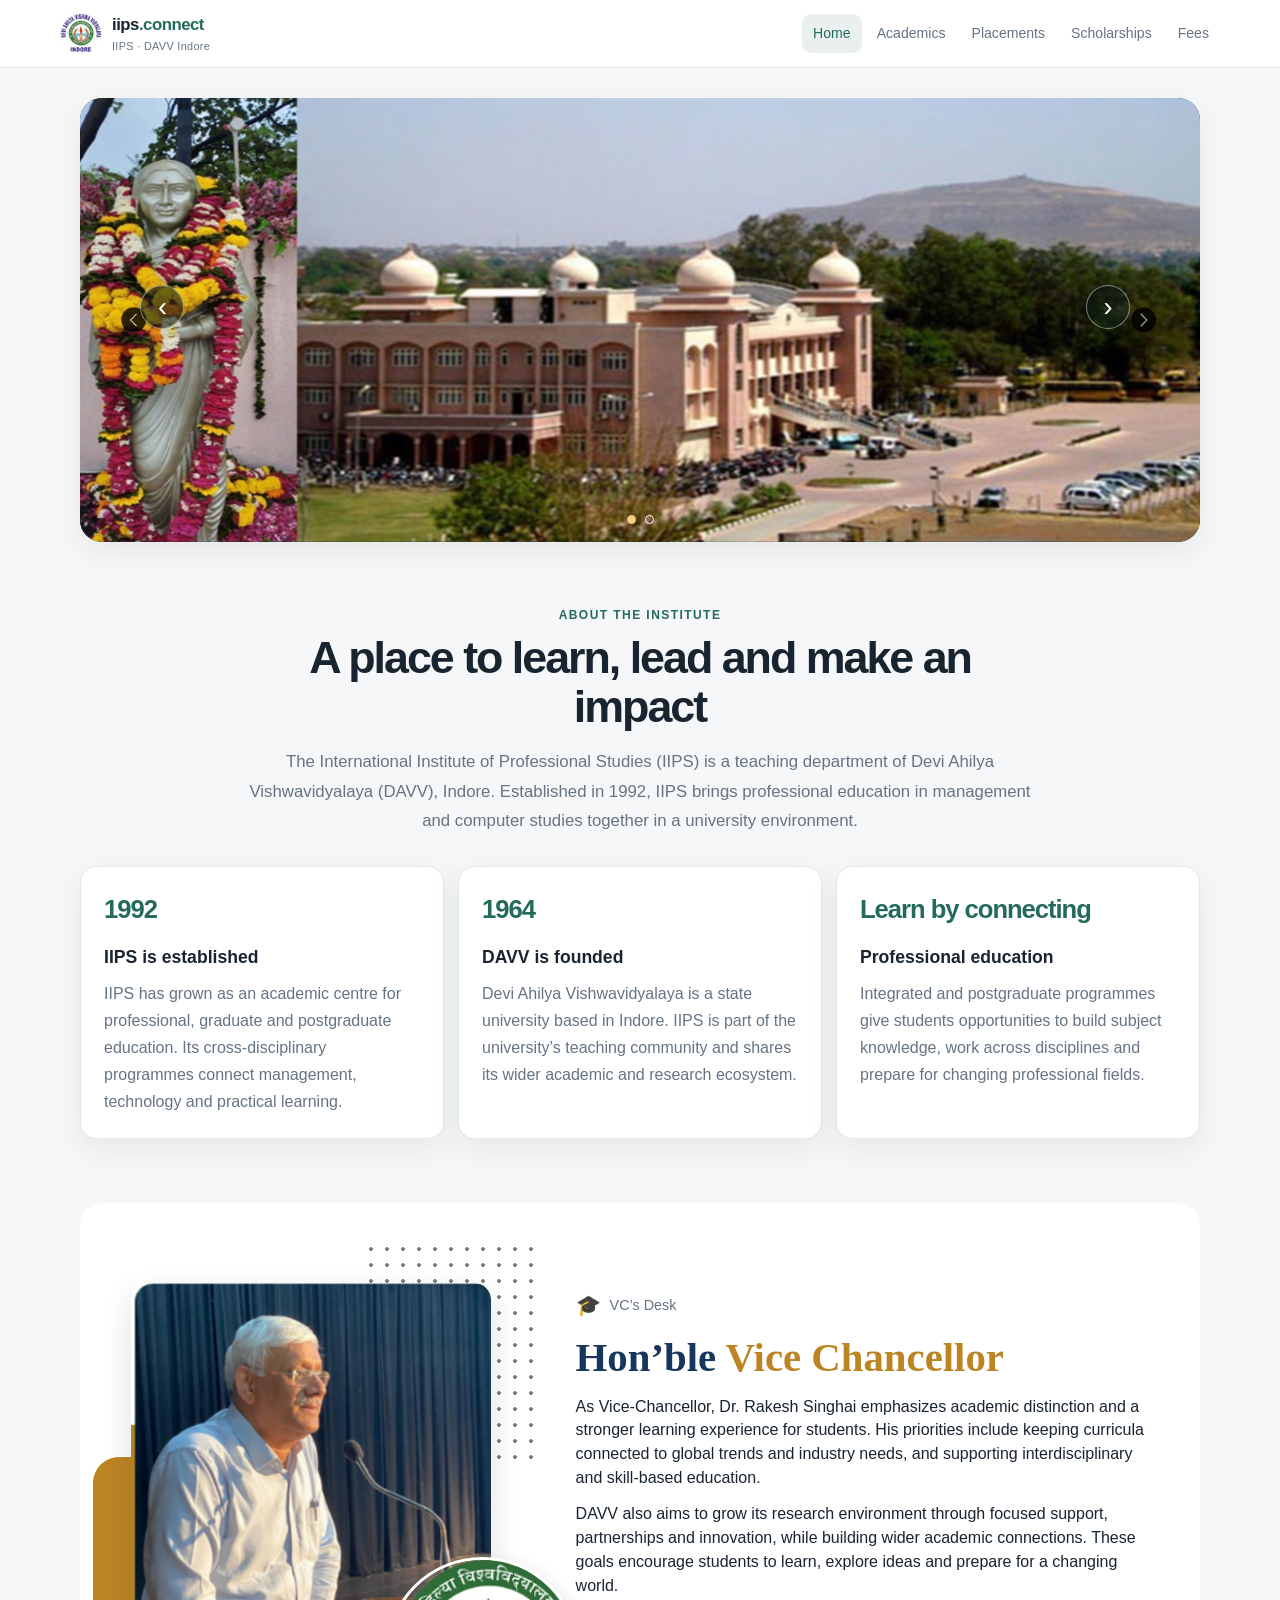
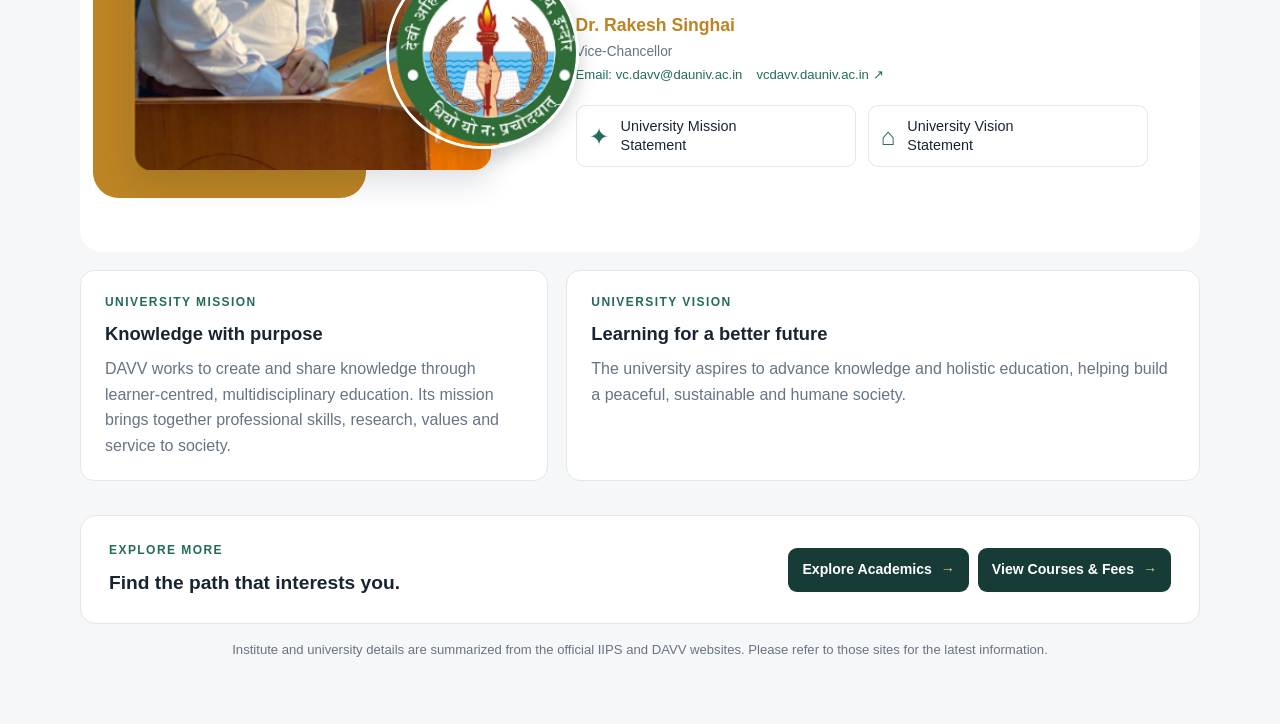
<file: about.html>
<!doctype html>
<html lang="en">
  <head>
    <meta charset="UTF-8" />
    <meta name="viewport" content="width=device-width, initial-scale=1" />
    <meta name="theme-color" content="#173c37" />
    <title>About IIPS &amp; DAVV | iips.connect</title>
    <link rel="stylesheet" href="style.css" />
    <script src="script.js" defer></script>
  </head>
  <body class="about-page">
    <header class="about-header">
      <a class="about-brand" href="index (1).html"><img src="image.png" alt="DAVV emblem" /> <span>iips<span>.connect</span><small>IIPS · DAVV Indore</small></span></a>
      <nav aria-label="About page navigation">
        <a href="index (1).html">Home</a>
        <a href="Academics.html">Academics</a>
        <a href="placement.html">Placements</a>
        <a href="workshop.html">Scholarships</a>
        <a href="fees.html">Fees</a>
      </nav>
    </header>

    <main class="about-main">
      <section class="about-carousel" aria-label="IIPS campus photographs" data-carousel>
        <div class="about-slide is-active" aria-hidden="false">
          <img src="davv-campus-carousel.png" alt="Devi Ahilya campus building and statue" />
        </div>
        <div class="about-slide" aria-hidden="true" inert>
          <img src="davv-event-carousel.png" alt="University leaders at an event with Tripura University" />
        </div>
        <button class="about-carousel-control previous" type="button" aria-label="Previous photo" data-carousel-prev>‹</button>
        <button class="about-carousel-control next" type="button" aria-label="Next photo" data-carousel-next>›</button>
        <div class="about-carousel-dots" role="group" aria-label="Choose a campus photo">
          <button type="button" aria-label="Show photo 1" aria-current="true" data-carousel-dot="0"></button>
          <button type="button" aria-label="Show photo 2" aria-current="false" data-carousel-dot="1"></button>
        </div>
      </section>

      <section class="about-intro" aria-labelledby="aboutTitle">
        <p class="eyebrow">About the institute</p>
        <h1 class="page-heading" id="aboutTitle">A place to learn, lead and make an impact</h1>
        <p class="about-lead">The International Institute of Professional Studies (IIPS) is a teaching department of Devi Ahilya Vishwavidyalaya (DAVV), Indore. Established in 1992, IIPS brings professional education in management and computer studies together in a university environment.</p>
      </section>

      <section class="about-facts" aria-label="About IIPS and DAVV">
        <article class="about-fact-card">
          <span class="about-fact-number">1992</span>
          <h2>IIPS is established</h2>
          <p>IIPS has grown as an academic centre for professional, graduate and postgraduate education. Its cross-disciplinary programmes connect management, technology and practical learning.</p>
        </article>
        <article class="about-fact-card">
          <span class="about-fact-number">1964</span>
          <h2>DAVV is founded</h2>
          <p>Devi Ahilya Vishwavidyalaya is a state university based in Indore. IIPS is part of the university’s teaching community and shares its wider academic and research ecosystem.</p>
        </article>
        <article class="about-fact-card">
          <span class="about-fact-number">Learn by connecting</span>
          <h2>Professional education</h2>
          <p>Integrated and postgraduate programmes give students opportunities to build subject knowledge, work across disciplines and prepare for changing professional fields.</p>
        </article>
      </section>

      <section class="about-vc" aria-labelledby="vcTitle">
        <div class="vc-photo-column">
          <div class="vc-portrait-wrap">
            <img class="vc-portrait" src="vc-rakesh-singhai.png" alt="Dr. Rakesh Singhai, Vice-Chancellor of DAVV" />
            <img class="vc-emblem" src="davv-emblem.png" alt="Devi Ahilya Vishwavidyalaya emblem" />
          </div>
        </div>
        <div class="about-vc-copy">
          <p class="vc-desk-label"><span aria-hidden="true">&#127891;</span> VC’s Desk</p>
          <h2 id="vcTitle">Hon’ble <span>Vice Chancellor</span></h2>
          <p>As Vice-Chancellor, Dr. Rakesh Singhai emphasizes academic distinction and a stronger learning experience for students. His priorities include keeping curricula connected to global trends and industry needs, and supporting interdisciplinary and skill-based education.</p>
          <p>DAVV also aims to grow its research environment through focused support, partnerships and innovation, while building wider academic connections. These goals encourage students to learn, explore ideas and prepare for a changing world.</p>
          <div class="vc-signature"><strong>Dr. Rakesh Singhai</strong><span>Vice-Chancellor</span><div><a href="mailto:vc.davv@dauniv.ac.in">Email: vc.davv@dauniv.ac.in</a><a href="https://vcdavv.dauniv.ac.in/" target="_blank" rel="noopener noreferrer">vcdavv.dauniv.ac.in ↗</a></div></div>
          <div class="vc-statement-links"><a href="#universityMission"><span aria-hidden="true">&#10022;</span>University Mission<br />Statement</a><a href="#universityVision"><span aria-hidden="true">&#8962;</span>University Vision<br />Statement</a></div>
        </div>
      </section>

      <section class="about-mission-vision" aria-label="University mission and vision">
        <article id="universityMission"><p class="eyebrow">University Mission</p><h2>Knowledge with purpose</h2><p>DAVV works to create and share knowledge through learner-centred, multidisciplinary education. Its mission brings together professional skills, research, values and service to society.</p></article>
        <article id="universityVision"><p class="eyebrow">University Vision</p><h2>Learning for a better future</h2><p>The university aspires to advance knowledge and holistic education, helping build a peaceful, sustainable and humane society.</p></article>
      </section>

      <section class="about-next" aria-label="Explore IIPS">
        <div><p class="eyebrow">Explore more</p><h2>Find the path that interests you.</h2></div>
        <div class="about-next-links"><a href="Academics.html">Explore Academics <span aria-hidden="true">→</span></a><a href="fees.html">View Courses &amp; Fees <span aria-hidden="true">→</span></a></div>
      </section>
      <p class="about-note">Institute and university details are summarized from the official IIPS and DAVV websites. Please refer to those sites for the latest information.</p>
    </main>
  </body>
</html>
</file>
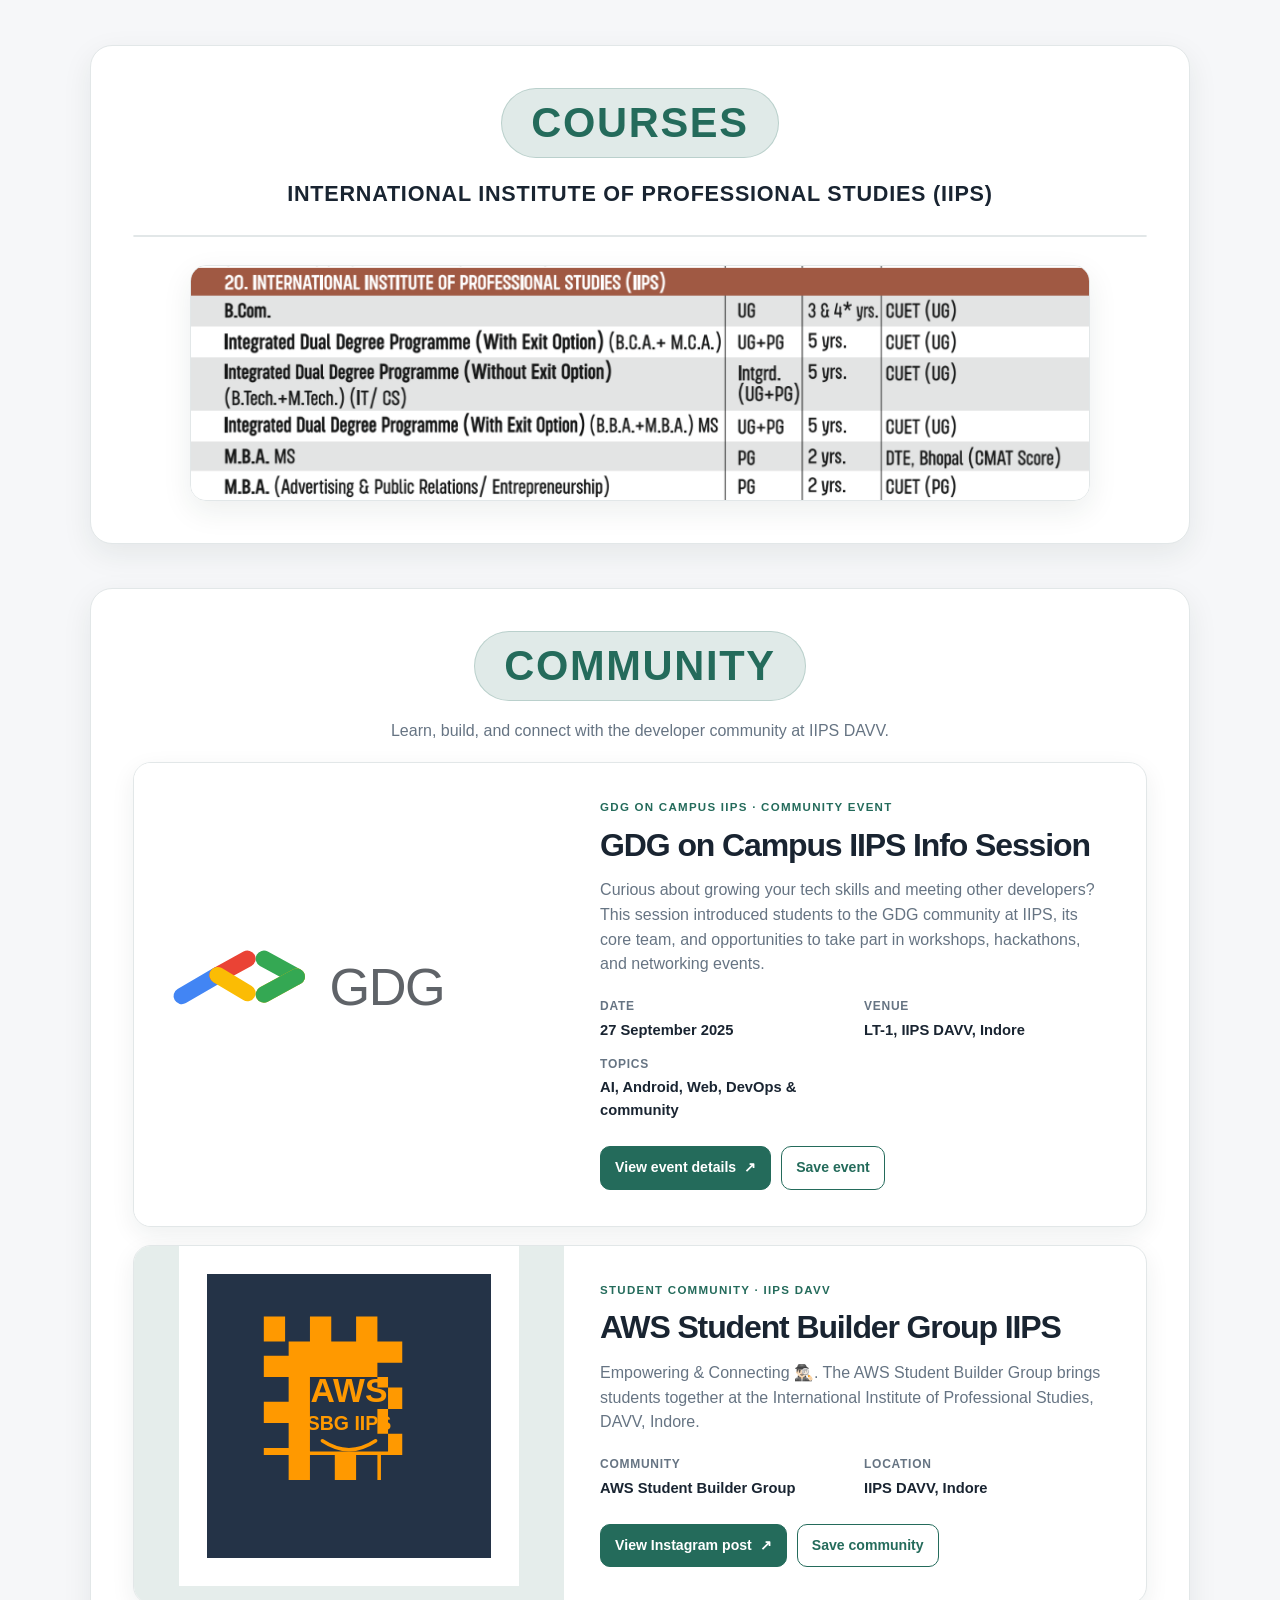
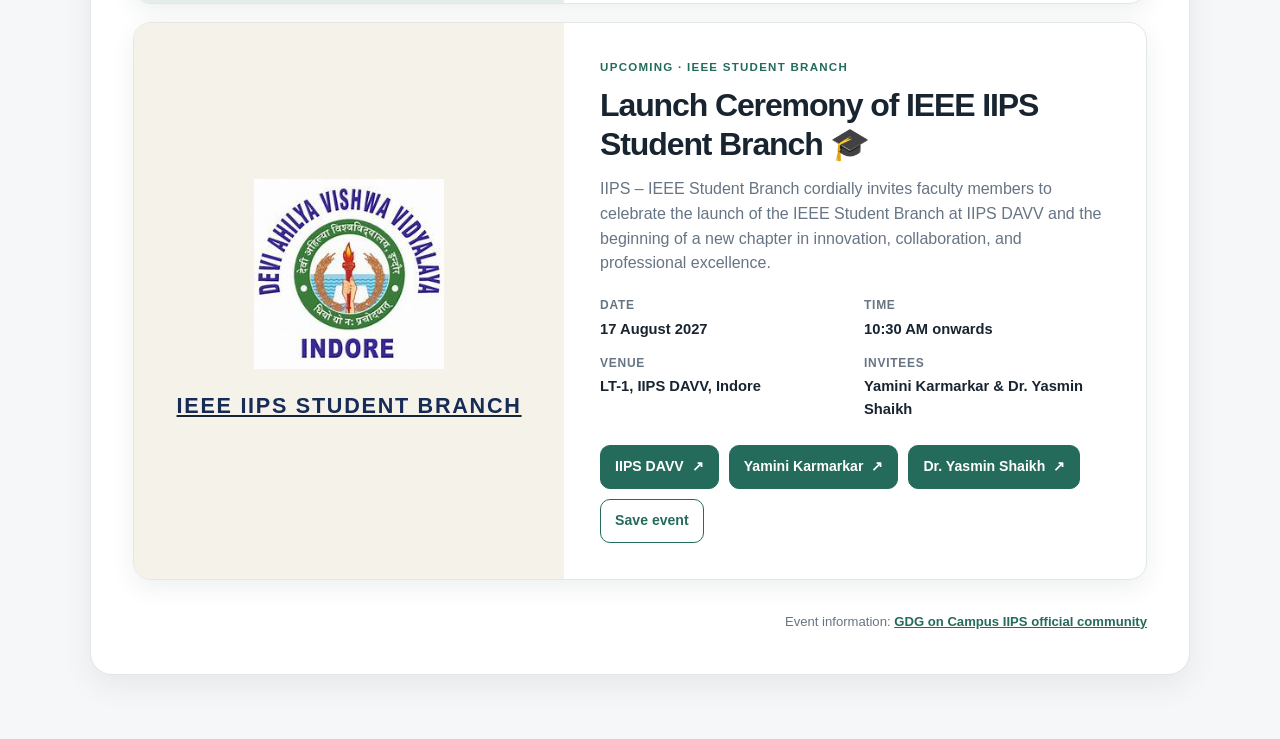
<file: Academics.html>
<!doctype html>
<html lang="en">
  <head>
    <meta charset="UTF-8" />
    <meta name="viewport" content="width=device-width, initial-scale=1" />
    <title>Academics &amp; Community | iips.connect</title>
    <link rel="stylesheet" href="style.css" />
    <script src="script.js" defer></script>
  </head>
  <body>
    <main class="academics-page">
      <section class="courses-container" aria-labelledby="coursesHeading">
        <h1 class="courses" id="coursesHeading"><span>COURSES</span></h1>
        <h2 class="institute-title">
          INTERNATIONAL INSTITUTE OF PROFESSIONAL STUDIES (IIPS)
        </h2>
        <div class="table-responsive">
          <table class="courses-table">
            <caption class="sr-only">IIPS courses</caption>
            <!-- Add course rows here when course information is available. -->
          </table>
        </div>
        <div class="course-image-wrapper">
          <img
            src="image123.png"
            alt="International Institute of Professional Studies campus"
            class="bottom-course-img"
          />
        </div>
      </section>

      <section class="courses-container community-section" aria-labelledby="communityHeading">
        <h2 class="courses" id="communityHeading"><span>COMMUNITY</span></h2>
        <p class="community-intro">
          Learn, build, and connect with the developer community at IIPS DAVV.
        </p>

        <article class="community-event" aria-labelledby="eventTitle">
          <a
            class="event-image-link"
            href="https://gdg.community.dev/events/details/google-gdg-on-campus-iips-international-institute-of-professional-studies-davv-indore-india-presents-info-session/"
            target="_blank"
            rel="noopener noreferrer"
            aria-label="Open the GDG Info Session event page"
          >
            <img
              class="event-image"
              src="gdg-logo.svg"
              alt="Google Developer Groups (GDG) logo"
              loading="lazy"
            />
          </a>
          <div class="event-content">
            <p class="event-kicker">GDG ON CAMPUS IIPS · COMMUNITY EVENT</p>
            <h3 id="eventTitle">GDG on Campus IIPS Info Session</h3>
            <p class="event-description">
              Curious about growing your tech skills and meeting other developers?
              This session introduced students to the GDG community at IIPS, its
              core team, and opportunities to take part in workshops, hackathons,
              and networking events.
            </p>
            <dl class="event-meta">
              <div><dt>Date</dt><dd>27 September 2025</dd></div>
              <div><dt>Venue</dt><dd>LT-1, IIPS DAVV, Indore</dd></div>
              <div><dt>Topics</dt><dd>AI, Android, Web, DevOps &amp; community</dd></div>
            </dl>
            <div class="event-actions">
              <a
                class="event-link"
                href="https://gdg.community.dev/events/details/google-gdg-on-campus-iips-international-institute-of-professional-studies-davv-indore-india-presents-info-session/"
                target="_blank"
                rel="noopener noreferrer"
              >
                View event details <span aria-hidden="true">↗</span>
              </a>
              <button class="event-save" type="button" data-event-save="gdg-iips-info-session" data-save-label="Save event" data-saved-label="Event saved ✓" aria-pressed="false">
                Save event
              </button>
            </div>
          </div>
        </article>
        <article class="community-event" aria-labelledby="awsTitle">
          <a
            class="event-image-link"
            href="https://www.instagram.com/aws_sbg_iips/p/DZZ9HpvNm4R/"
            target="_blank"
            rel="noopener noreferrer"
            aria-label="Open the AWS Student Builder Group IIPS Instagram post"
          >
            <img
              class="event-image aws-event-image"
              src="aws-sbg-logo.svg"
              alt="AWS Student Builder Group IIPS logo"
              loading="lazy"
            />
          </a>
          <div class="event-content">
            <p class="event-kicker">STUDENT COMMUNITY · IIPS DAVV</p>
            <h3 id="awsTitle">AWS Student Builder Group IIPS</h3>
            <p class="event-description">
              Empowering &amp; Connecting 🕵🏻‍♂️. The AWS Student Builder Group
              brings students together at the International Institute of
              Professional Studies, DAVV, Indore.
            </p>
            <dl class="event-meta">
              <div><dt>Community</dt><dd>AWS Student Builder Group</dd></div>
              <div><dt>Location</dt><dd>IIPS DAVV, Indore</dd></div>
            </dl>
            <div class="event-actions">
              <a
                class="event-link"
                href="https://www.instagram.com/aws_sbg_iips/p/DZZ9HpvNm4R/"
                target="_blank"
                rel="noopener noreferrer"
              >
                View Instagram post <span aria-hidden="true">↗</span>
              </a>
              <button class="event-save" type="button" data-event-save="aws-sbg-iips" data-save-label="Save community" data-saved-label="Community saved ✓" aria-pressed="false">
                Save community
              </button>
            </div>
          </div>
        </article>
        <article class="community-event ieee-event" aria-labelledby="ieeeTitle">
          <a
            class="event-image-link ieee-image-link"
            href="https://www.linkedin.com/school/iips-davv/"
            target="_blank"
            rel="noopener noreferrer"
            aria-label="Open the IIPS DAVV LinkedIn page"
          >
            <img
              class="event-image ieee-event-image"
              src="image.png"
              alt="Devi Ahilya Vishwavidyalaya emblem"
              loading="lazy"
            />
            <span class="ieee-image-caption">IEEE IIPS STUDENT BRANCH</span>
          </a>
          <div class="event-content">
            <p class="event-kicker">UPCOMING · IEEE STUDENT BRANCH</p>
            <h3 id="ieeeTitle">Launch Ceremony of IEEE IIPS Student Branch 🎓</h3>
            <p class="event-description">
              IIPS – IEEE Student Branch cordially invites faculty members to
              celebrate the launch of the IEEE Student Branch at IIPS DAVV and
              the beginning of a new chapter in innovation, collaboration, and
              professional excellence.
            </p>
            <dl class="event-meta">
              <div><dt>Date</dt><dd>17 August 2027</dd></div>
              <div><dt>Time</dt><dd>10:30 AM onwards</dd></div>
              <div><dt>Venue</dt><dd>LT-1, IIPS DAVV, Indore</dd></div>
              <div><dt>Invitees</dt><dd>Yamini Karmarkar &amp; Dr. Yasmin Shaikh</dd></div>
            </dl>
            <div class="event-actions">
              <a
                class="event-link"
                href="https://www.linkedin.com/school/iips-davv/"
                target="_blank"
                rel="noopener noreferrer"
              >
                IIPS DAVV <span aria-hidden="true">↗</span>
              </a>
              <a
                class="event-link ieee-profile-link"
                href="https://www.linkedin.com/in/yamini-karmarkar-a0988021/"
                target="_blank"
                rel="noopener noreferrer"
              >Yamini Karmarkar <span aria-hidden="true">↗</span></a>
              <a
                class="event-link ieee-profile-link"
                href="https://www.linkedin.com/in/dr-yasmin-shaikh-2523a7a/"
                target="_blank"
                rel="noopener noreferrer"
              >Dr. Yasmin Shaikh <span aria-hidden="true">↗</span></a>
              <button class="event-save" type="button" data-event-save="ieee-iips-launch-2027" data-save-label="Save event" data-saved-label="Event saved ✓" aria-pressed="false">
                Save event
              </button>
            </div>
          </div>
        </article>
        <p class="community-source">
          Event information:
          <a href="https://gdg.community.dev/gdg-on-campus-iips-international-institute-of-professional-studies-davv-indore-india/" target="_blank" rel="noopener noreferrer">GDG on Campus IIPS official community</a>
        </p>
      </section>
    </main>
  </body>
</html>
</file>
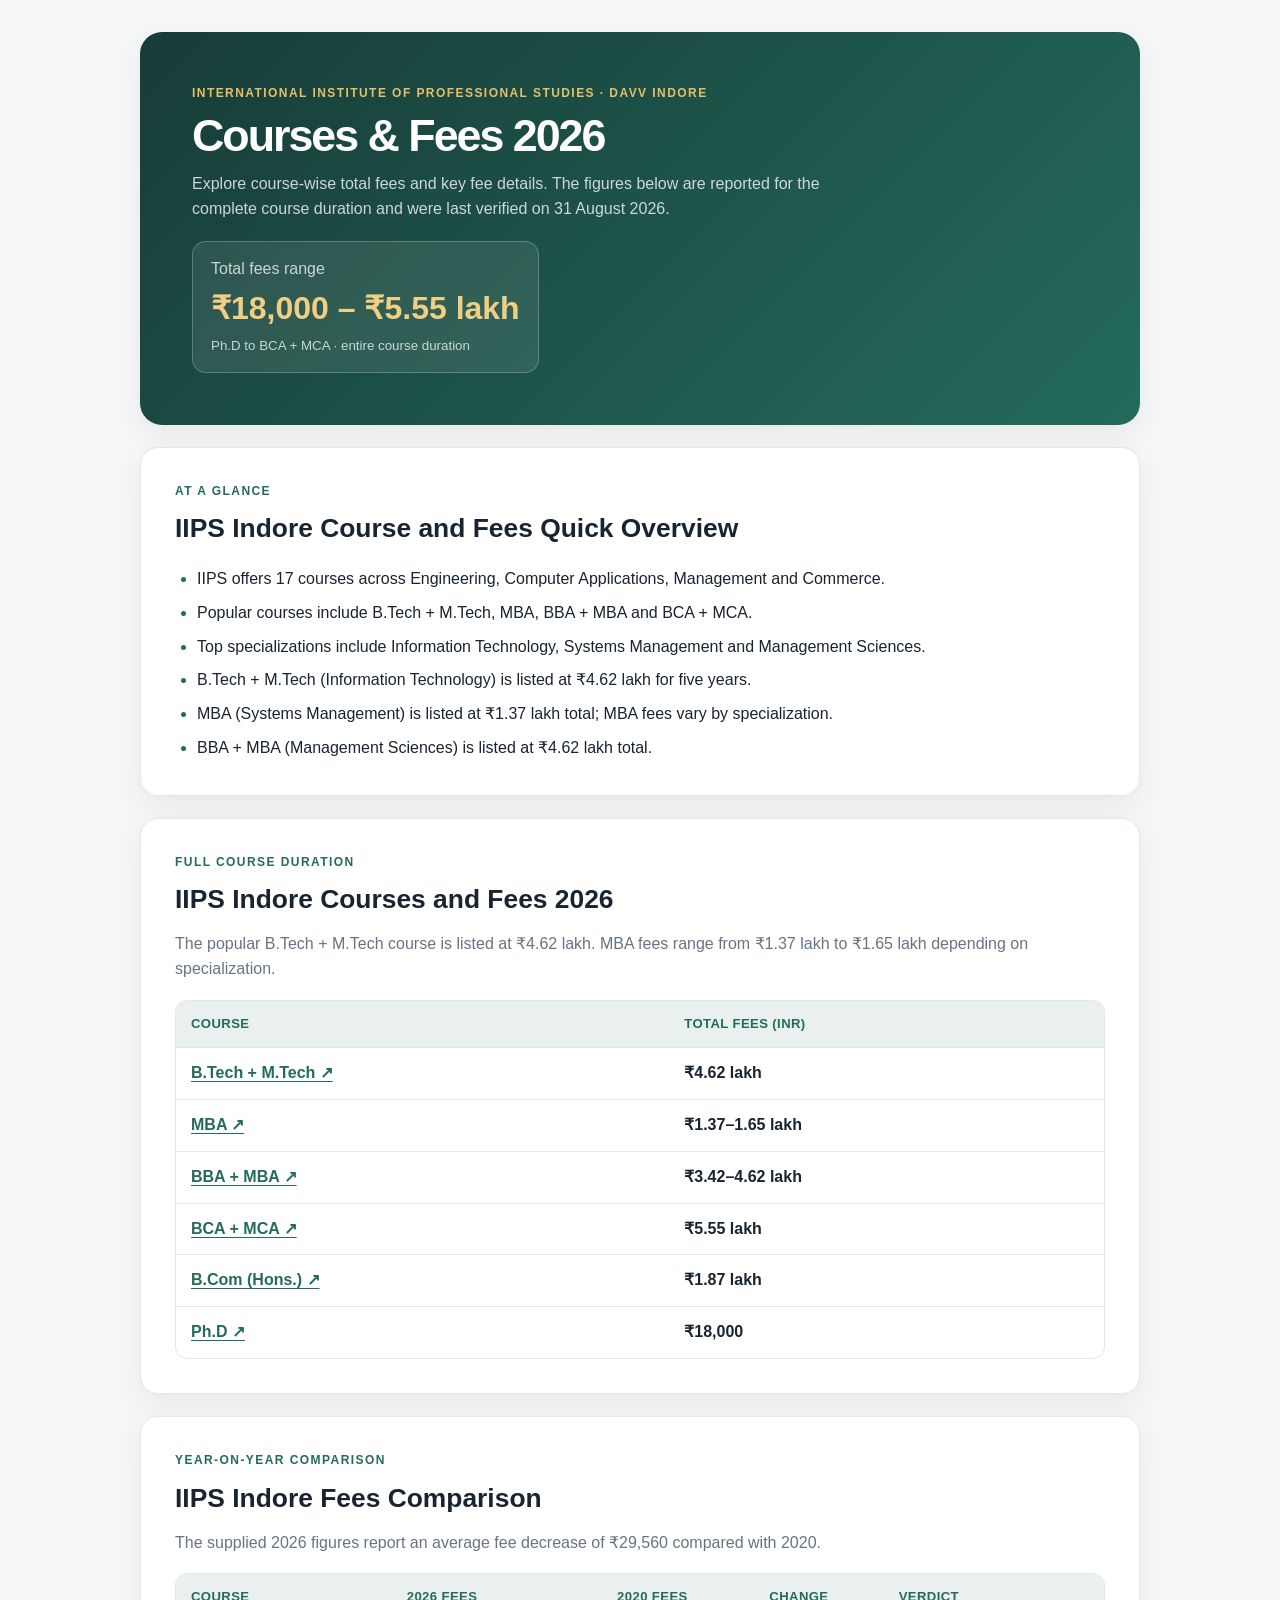
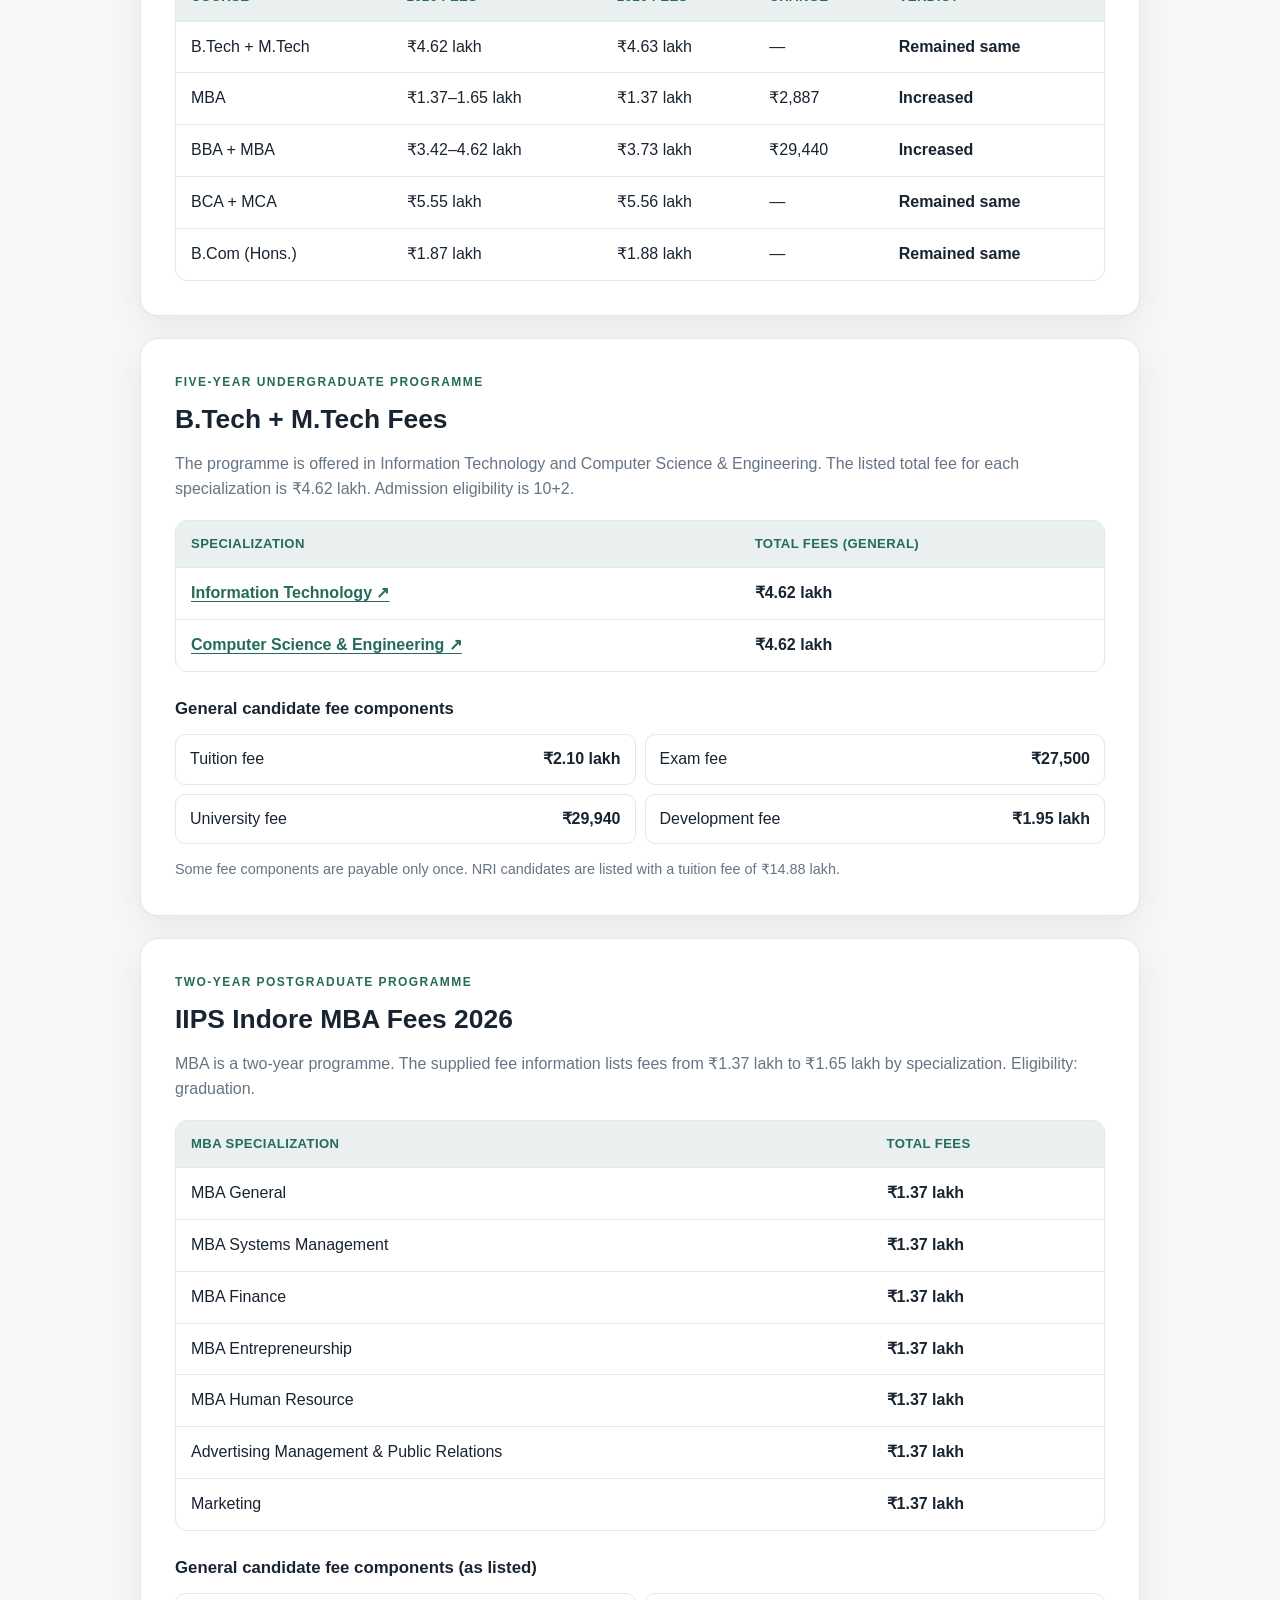
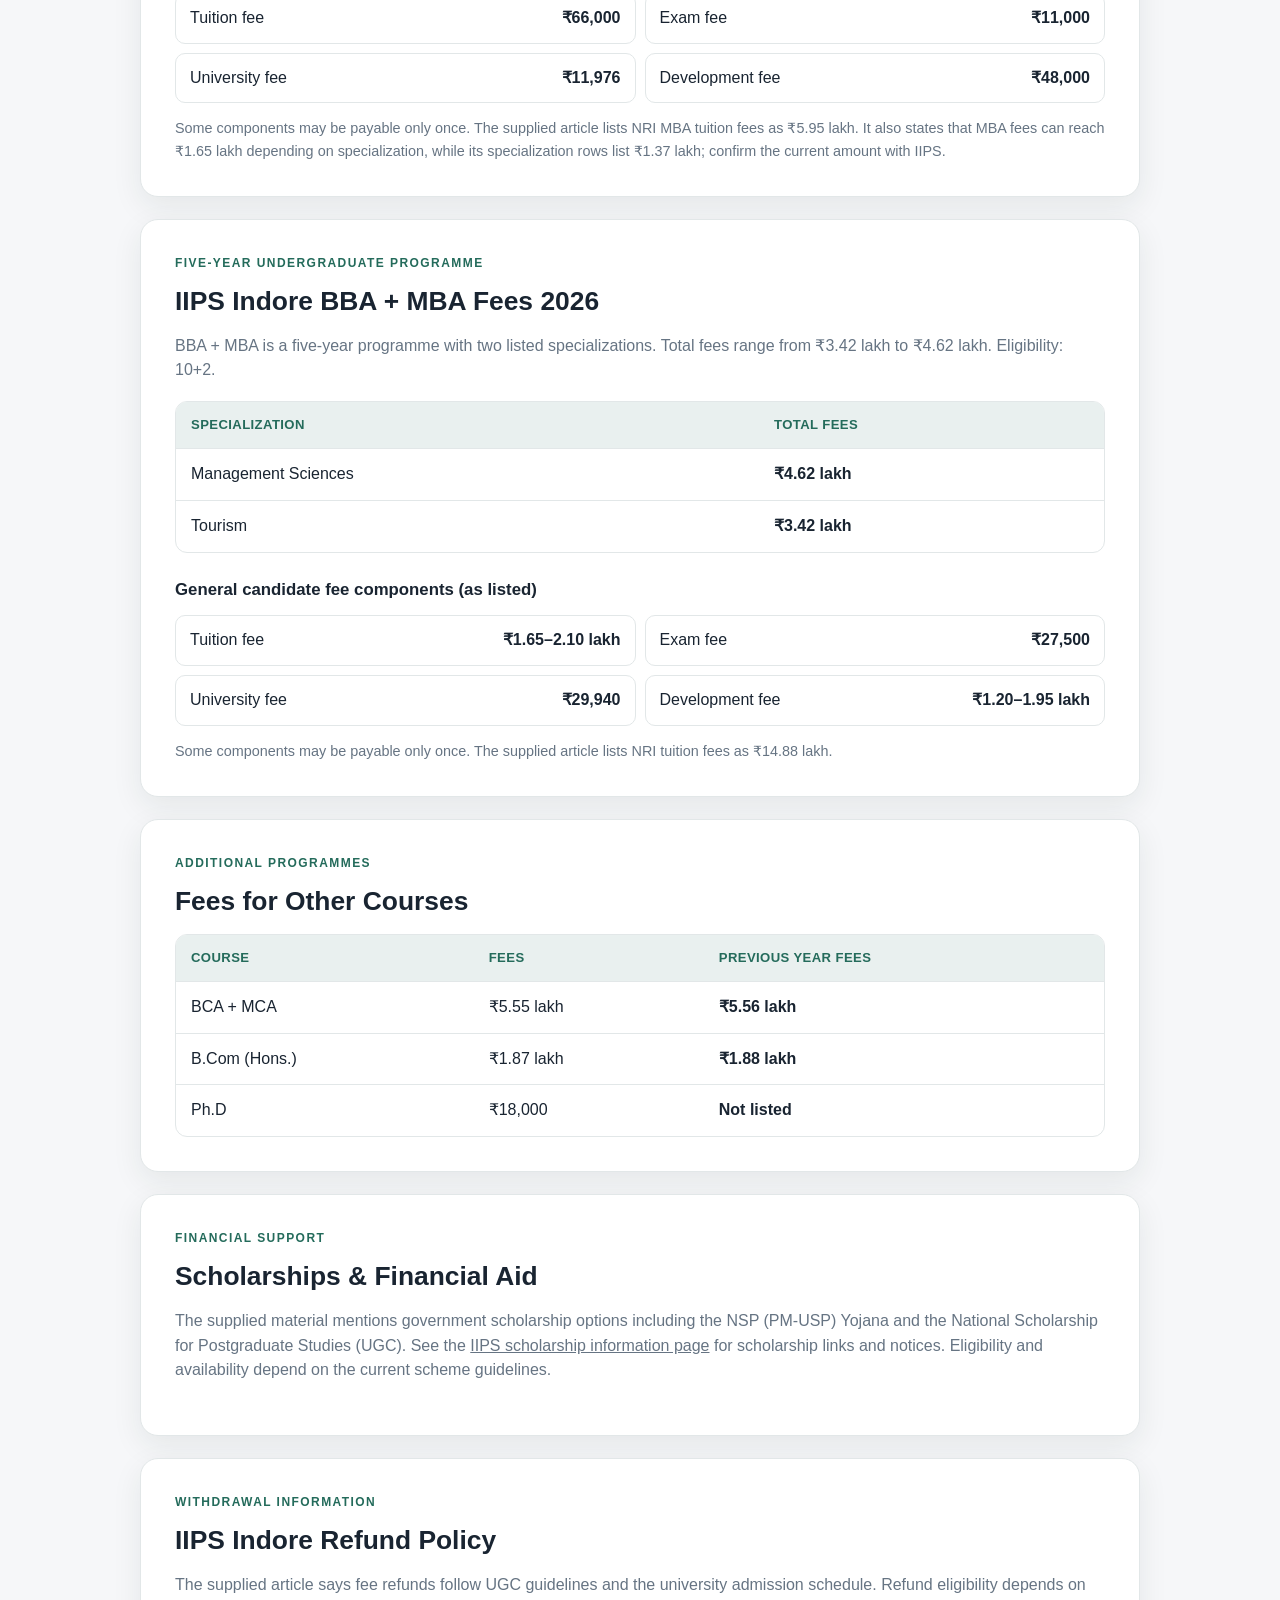
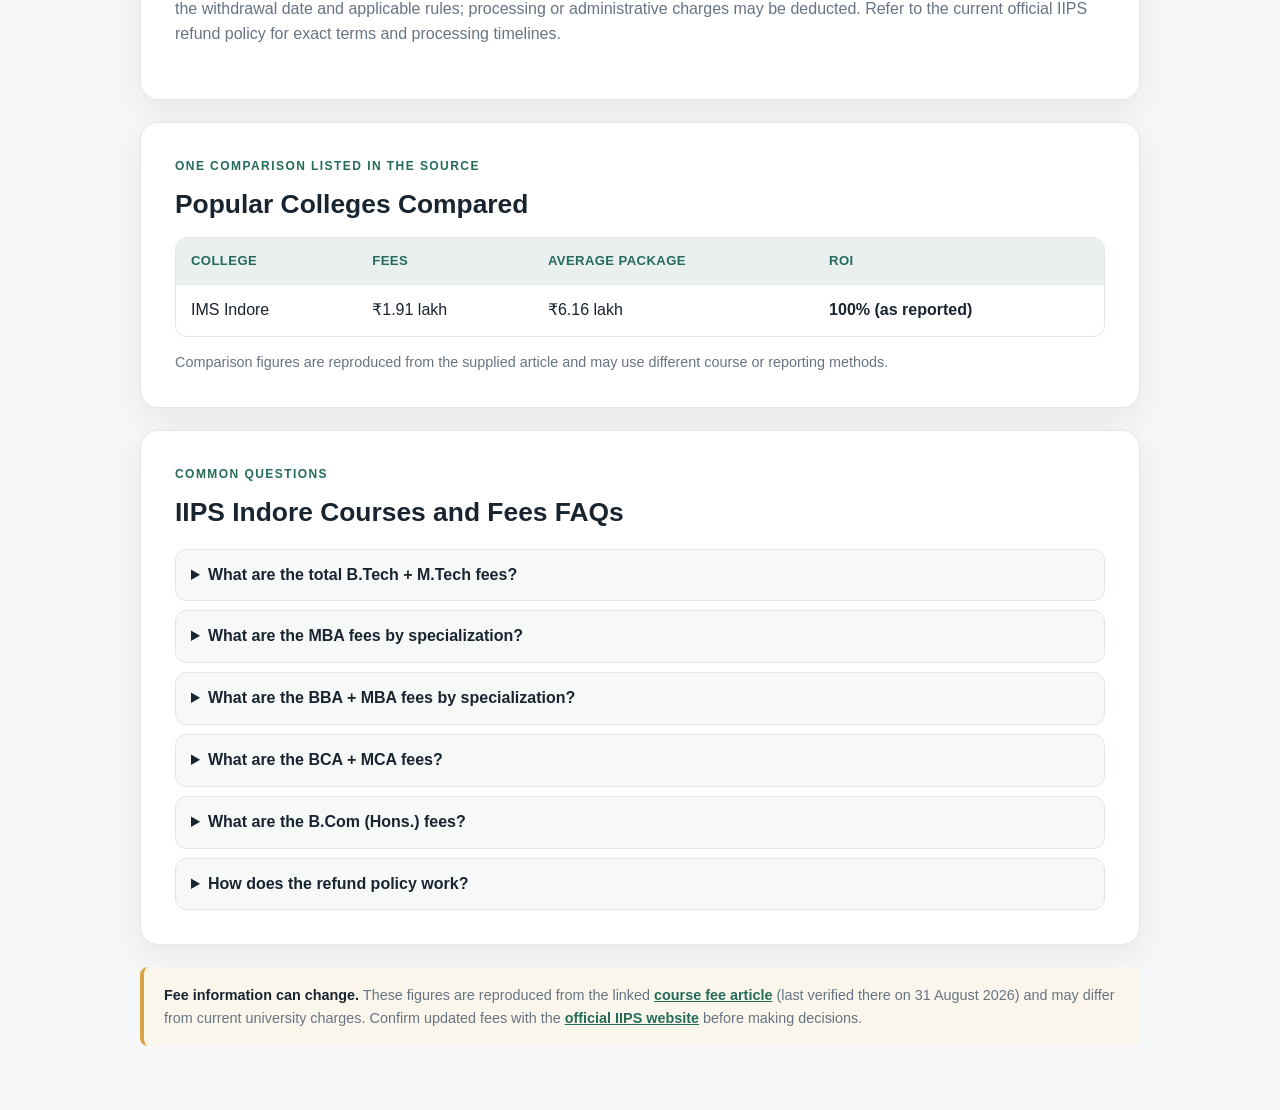
<file: fees.html>
<!doctype html>
<html lang="en">
  <head>
    <meta charset="UTF-8" />
    <meta name="viewport" content="width=device-width, initial-scale=1" />
    <meta name="theme-color" content="#173c37" />
    <title>Courses &amp; Fees 2026 | iips.connect</title>
    <link rel="stylesheet" href="style.css" />
    <script src="script.js" defer></script>
  </head>
  <body>
    <main class="container fees-page">
      <header class="fees-hero">
        <p class="eyebrow">International Institute of Professional Studies · DAVV Indore</p>
        <h1 class="page-heading">Courses &amp; Fees 2026</h1>
        <p class="page-intro">Explore course-wise total fees and key fee details. The figures below are reported for the complete course duration and were last verified on 31 August 2026.</p>
        <div class="fees-range"><span>Total fees range</span><strong>₹18,000 – ₹5.55 lakh</strong><small>Ph.D to BCA + MCA · entire course duration</small></div>
      </header>

      <section class="panel fees-panel" aria-labelledby="overviewTitle">
        <p class="eyebrow">At a glance</p>
        <h2 id="overviewTitle">IIPS Indore Course and Fees Quick Overview</h2>
        <ul class="fees-highlights">
          <li>IIPS offers 17 courses across Engineering, Computer Applications, Management and Commerce.</li>
          <li>Popular courses include B.Tech + M.Tech, MBA, BBA + MBA and BCA + MCA.</li>
          <li>Top specializations include Information Technology, Systems Management and Management Sciences.</li>
          <li>B.Tech + M.Tech (Information Technology) is listed at ₹4.62 lakh for five years.</li>
          <li>MBA (Systems Management) is listed at ₹1.37 lakh total; MBA fees vary by specialization.</li>
          <li>BBA + MBA (Management Sciences) is listed at ₹4.62 lakh total.</li>
        </ul>
      </section>

      <section class="panel fees-panel" aria-labelledby="courseFeesTitle">
        <p class="eyebrow">Full course duration</p>
        <h2 id="courseFeesTitle">IIPS Indore Courses and Fees 2026</h2>
        <p class="fees-lead">The popular B.Tech + M.Tech course is listed at ₹4.62 lakh. MBA fees range from ₹1.37 lakh to ₹1.65 lakh depending on specialization.</p>
        <div class="table-wrap fees-table-wrap">
          <table class="fees-table">
            <caption class="sr-only">IIPS Indore course fees for 2026</caption>
            <thead><tr><th scope="col">Course</th><th scope="col">Total fees (INR)</th></tr></thead>
            <tbody>
              <tr><td><a href="https://collegedunia.com/college/15885-international-institute-of-professional-studies-iips-indore/courses-fees?slug=bachelor-of-technology-btech-master-of-technology-mtech&amp;course_type=Full-Time" target="_blank" rel="noopener noreferrer">B.Tech + M.Tech ↗</a></td><td>₹4.62 lakh</td></tr>
              <tr><td><a href="https://collegedunia.com/college/15885-international-institute-of-professional-studies-iips-indore/master-of-business-administration-mba-full-time" target="_blank" rel="noopener noreferrer">MBA ↗</a></td><td>₹1.37–1.65 lakh</td></tr>
              <tr><td><a href="https://collegedunia.com/college/15885-international-institute-of-professional-studies-iips-indore/courses-fees?slug=bachelor-of-business-administration-bba-master-of-business-administration-mba&amp;course_type=Full-Time" target="_blank" rel="noopener noreferrer">BBA + MBA ↗</a></td><td>₹3.42–4.62 lakh</td></tr>
              <tr><td><a href="https://collegedunia.com/college/15885-international-institute-of-professional-studies-iips-indore/bachelor-of-computer-applications-bca-master-of-computer-applications-mca-5107" target="_blank" rel="noopener noreferrer">BCA + MCA ↗</a></td><td>₹5.55 lakh</td></tr>
              <tr><td><a href="https://collegedunia.com/college/15885-international-institute-of-professional-studies-iips-indore/courses-fees?slug=bachelor-of-commerce-bcom-hons&amp;course_type=Full-Time" target="_blank" rel="noopener noreferrer">B.Com (Hons.) ↗</a></td><td>₹1.87 lakh</td></tr>
              <tr><td><a href="https://collegedunia.com/college/15885-international-institute-of-professional-studies-iips-indore/courses-fees?slug=phd&amp;course_type=Full-Time" target="_blank" rel="noopener noreferrer">Ph.D ↗</a></td><td>₹18,000</td></tr>
            </tbody>
          </table>
        </div>
      </section>

      <section class="panel fees-panel" aria-labelledby="comparisonTitle">
        <p class="eyebrow">Year-on-year comparison</p>
        <h2 id="comparisonTitle">IIPS Indore Fees Comparison</h2>
        <p class="fees-lead">The supplied 2026 figures report an average fee decrease of ₹29,560 compared with 2020.</p>
        <div class="table-wrap fees-table-wrap">
          <table class="fees-table comparison-table">
            <caption class="sr-only">Comparison of IIPS Indore fees in 2026 and 2020</caption>
            <thead><tr><th scope="col">Course</th><th scope="col">2026 fees</th><th scope="col">2020 fees</th><th scope="col">Change</th><th scope="col">Verdict</th></tr></thead>
            <tbody>
              <tr><td>B.Tech + M.Tech</td><td>₹4.62 lakh</td><td>₹4.63 lakh</td><td>—</td><td>Remained same</td></tr>
              <tr><td>MBA</td><td>₹1.37–1.65 lakh</td><td>₹1.37 lakh</td><td>₹2,887</td><td>Increased</td></tr>
              <tr><td>BBA + MBA</td><td>₹3.42–4.62 lakh</td><td>₹3.73 lakh</td><td>₹29,440</td><td>Increased</td></tr>
              <tr><td>BCA + MCA</td><td>₹5.55 lakh</td><td>₹5.56 lakh</td><td>—</td><td>Remained same</td></tr>
              <tr><td>B.Com (Hons.)</td><td>₹1.87 lakh</td><td>₹1.88 lakh</td><td>—</td><td>Remained same</td></tr>
            </tbody>
          </table>
        </div>
      </section>

      <section class="panel fees-panel" aria-labelledby="btechTitle">
        <p class="eyebrow">Five-year undergraduate programme</p>
        <h2 id="btechTitle">B.Tech + M.Tech Fees</h2>
        <p class="fees-lead">The programme is offered in Information Technology and Computer Science &amp; Engineering. The listed total fee for each specialization is ₹4.62 lakh. Admission eligibility is 10+2.</p>
        <div class="table-wrap fees-table-wrap">
          <table class="fees-table">
            <caption class="sr-only">B.Tech plus M.Tech specialization fees</caption>
            <thead><tr><th scope="col">Specialization</th><th scope="col">Total fees (general)</th></tr></thead>
            <tbody>
              <tr><td><a href="https://collegedunia.com/college/15885-international-institute-of-professional-studies-iips-indore/bachelor-of-technology-btech-mtech-information-technology-5125" target="_blank" rel="noopener noreferrer">Information Technology ↗</a></td><td>₹4.62 lakh</td></tr>
              <tr><td><a href="https://collegedunia.com/college/15885-international-institute-of-professional-studies-iips-indore/bachelor-of-technology-btech-master-of-technology-mtech-computer-science-and-engineering-2146" target="_blank" rel="noopener noreferrer">Computer Science &amp; Engineering ↗</a></td><td>₹4.62 lakh</td></tr>
            </tbody>
          </table>
        </div>
        <h3 class="fees-subheading">General candidate fee components</h3>
        <ul class="fee-components"><li><span>Tuition fee</span><strong>₹2.10 lakh</strong></li><li><span>Exam fee</span><strong>₹27,500</strong></li><li><span>University fee</span><strong>₹29,940</strong></li><li><span>Development fee</span><strong>₹1.95 lakh</strong></li></ul>
        <p class="fees-note">Some fee components are payable only once. NRI candidates are listed with a tuition fee of ₹14.88 lakh.</p>
      </section>

      <section class="panel fees-panel" aria-labelledby="mbaTitle">
        <p class="eyebrow">Two-year postgraduate programme</p>
        <h2 id="mbaTitle">IIPS Indore MBA Fees 2026</h2>
        <p class="fees-lead">MBA is a two-year programme. The supplied fee information lists fees from ₹1.37 lakh to ₹1.65 lakh by specialization. Eligibility: graduation.</p>
        <div class="table-wrap fees-table-wrap">
          <table class="fees-table">
            <caption class="sr-only">MBA specialization fees for general candidates</caption>
            <thead><tr><th scope="col">MBA specialization</th><th scope="col">Total fees</th></tr></thead>
            <tbody>
              <tr><td>MBA General</td><td>₹1.37 lakh</td></tr>
              <tr><td>MBA Systems Management</td><td>₹1.37 lakh</td></tr>
              <tr><td>MBA Finance</td><td>₹1.37 lakh</td></tr>
              <tr><td>MBA Entrepreneurship</td><td>₹1.37 lakh</td></tr>
              <tr><td>MBA Human Resource</td><td>₹1.37 lakh</td></tr>
              <tr><td>Advertising Management &amp; Public Relations</td><td>₹1.37 lakh</td></tr>
              <tr><td>Marketing</td><td>₹1.37 lakh</td></tr>
            </tbody>
          </table>
        </div>
        <h3 class="fees-subheading">General candidate fee components (as listed)</h3>
        <ul class="fee-components"><li><span>Tuition fee</span><strong>₹66,000</strong></li><li><span>Exam fee</span><strong>₹11,000</strong></li><li><span>University fee</span><strong>₹11,976</strong></li><li><span>Development fee</span><strong>₹48,000</strong></li></ul>
        <p class="fees-note">Some components may be payable only once. The supplied article lists NRI MBA tuition fees as ₹5.95 lakh. It also states that MBA fees can reach ₹1.65 lakh depending on specialization, while its specialization rows list ₹1.37 lakh; confirm the current amount with IIPS.</p>
      </section>

      <section class="panel fees-panel" aria-labelledby="bbaTitle">
        <p class="eyebrow">Five-year undergraduate programme</p>
        <h2 id="bbaTitle">IIPS Indore BBA + MBA Fees 2026</h2>
        <p class="fees-lead">BBA + MBA is a five-year programme with two listed specializations. Total fees range from ₹3.42 lakh to ₹4.62 lakh. Eligibility: 10+2.</p>
        <div class="table-wrap fees-table-wrap">
          <table class="fees-table">
            <caption class="sr-only">BBA plus MBA specialization fees for general candidates</caption>
            <thead><tr><th scope="col">Specialization</th><th scope="col">Total fees</th></tr></thead>
            <tbody><tr><td>Management Sciences</td><td>₹4.62 lakh</td></tr><tr><td>Tourism</td><td>₹3.42 lakh</td></tr></tbody>
          </table>
        </div>
        <h3 class="fees-subheading">General candidate fee components (as listed)</h3>
        <ul class="fee-components"><li><span>Tuition fee</span><strong>₹1.65–2.10 lakh</strong></li><li><span>Exam fee</span><strong>₹27,500</strong></li><li><span>University fee</span><strong>₹29,940</strong></li><li><span>Development fee</span><strong>₹1.20–1.95 lakh</strong></li></ul>
        <p class="fees-note">Some components may be payable only once. The supplied article lists NRI tuition fees as ₹14.88 lakh.</p>
      </section>

      <section class="panel fees-panel" aria-labelledby="otherFeesTitle">
        <p class="eyebrow">Additional programmes</p>
        <h2 id="otherFeesTitle">Fees for Other Courses</h2>
        <div class="table-wrap fees-table-wrap">
          <table class="fees-table">
            <caption class="sr-only">Fees and previous year fees for other IIPS courses</caption>
            <thead><tr><th scope="col">Course</th><th scope="col">Fees</th><th scope="col">Previous year fees</th></tr></thead>
            <tbody><tr><td>BCA + MCA</td><td>₹5.55 lakh</td><td>₹5.56 lakh</td></tr><tr><td>B.Com (Hons.)</td><td>₹1.87 lakh</td><td>₹1.88 lakh</td></tr><tr><td>Ph.D</td><td>₹18,000</td><td>Not listed</td></tr></tbody>
          </table>
        </div>
      </section>

      <section class="panel fees-panel" aria-labelledby="aidTitle">
        <p class="eyebrow">Financial support</p>
        <h2 id="aidTitle">Scholarships &amp; Financial Aid</h2>
        <p class="fees-lead">The supplied material mentions government scholarship options including the NSP (PM-USP) Yojana and the National Scholarship for Postgraduate Studies (UGC). See the <a href="workshop.html">IIPS scholarship information page</a> for scholarship links and notices. Eligibility and availability depend on the current scheme guidelines.</p>
      </section>

      <section class="panel fees-panel" aria-labelledby="refundTitle">
        <p class="eyebrow">Withdrawal information</p>
        <h2 id="refundTitle">IIPS Indore Refund Policy</h2>
        <p class="fees-lead">The supplied article says fee refunds follow UGC guidelines and the university admission schedule. Refund eligibility depends on the withdrawal date and applicable rules; processing or administrative charges may be deducted. Refer to the current official IIPS refund policy for exact terms and processing timelines.</p>
      </section>

      <section class="panel fees-panel" aria-labelledby="compareCollegeTitle">
        <p class="eyebrow">One comparison listed in the source</p>
        <h2 id="compareCollegeTitle">Popular Colleges Compared</h2>
        <div class="table-wrap fees-table-wrap">
          <table class="fees-table">
            <caption class="sr-only">IMS Indore comparison as reported in the supplied article</caption>
            <thead><tr><th scope="col">College</th><th scope="col">Fees</th><th scope="col">Average package</th><th scope="col">ROI</th></tr></thead>
            <tbody><tr><td>IMS Indore</td><td>₹1.91 lakh</td><td>₹6.16 lakh</td><td>100% (as reported)</td></tr></tbody>
          </table>
        </div>
        <p class="fees-note">Comparison figures are reproduced from the supplied article and may use different course or reporting methods.</p>
      </section>

      <section class="panel fees-panel" aria-labelledby="faqTitle">
        <p class="eyebrow">Common questions</p>
        <h2 id="faqTitle">IIPS Indore Courses and Fees FAQs</h2>
        <div class="fees-faq">
          <details><summary>What are the total B.Tech + M.Tech fees?</summary><p>₹4.62 lakh for the complete five-year programme, as listed in the supplied fee information.</p></details>
          <details><summary>What are the MBA fees by specialization?</summary><p>The supplied specialization table lists ₹1.37 lakh for each named specialization. The article overview gives a range up to ₹1.65 lakh, so confirm the current amount with IIPS.</p></details>
          <details><summary>What are the BBA + MBA fees by specialization?</summary><p>₹4.62 lakh for Management Sciences and ₹3.42 lakh for Tourism, as listed in the supplied information.</p></details>
          <details><summary>What are the BCA + MCA fees?</summary><p>₹5.55 lakh for the complete course duration, as listed in the supplied information.</p></details>
          <details><summary>What are the B.Com (Hons.) fees?</summary><p>₹1.87 lakh, as listed in the supplied information.</p></details>
          <details><summary>How does the refund policy work?</summary><p>Refunds depend on withdrawal timing and current UGC and university rules. Check the official IIPS policy for exact terms.</p></details>
        </div>
      </section>

      <aside class="fees-disclaimer" aria-label="Fee information source and disclaimer">
        <strong>Fee information can change.</strong> These figures are reproduced from the linked <a href="https://collegedunia.com/college/15885-international-institute-of-professional-studies-iips-indore" target="_blank" rel="noopener noreferrer">course fee article</a> (last verified there on 31 August 2026) and may differ from current university charges. Confirm updated fees with the <a href="http://www.iips.edu.in/" target="_blank" rel="noopener noreferrer">official IIPS website</a> before making decisions.
      </aside>
    </main>
  </body>
</html>
</file>
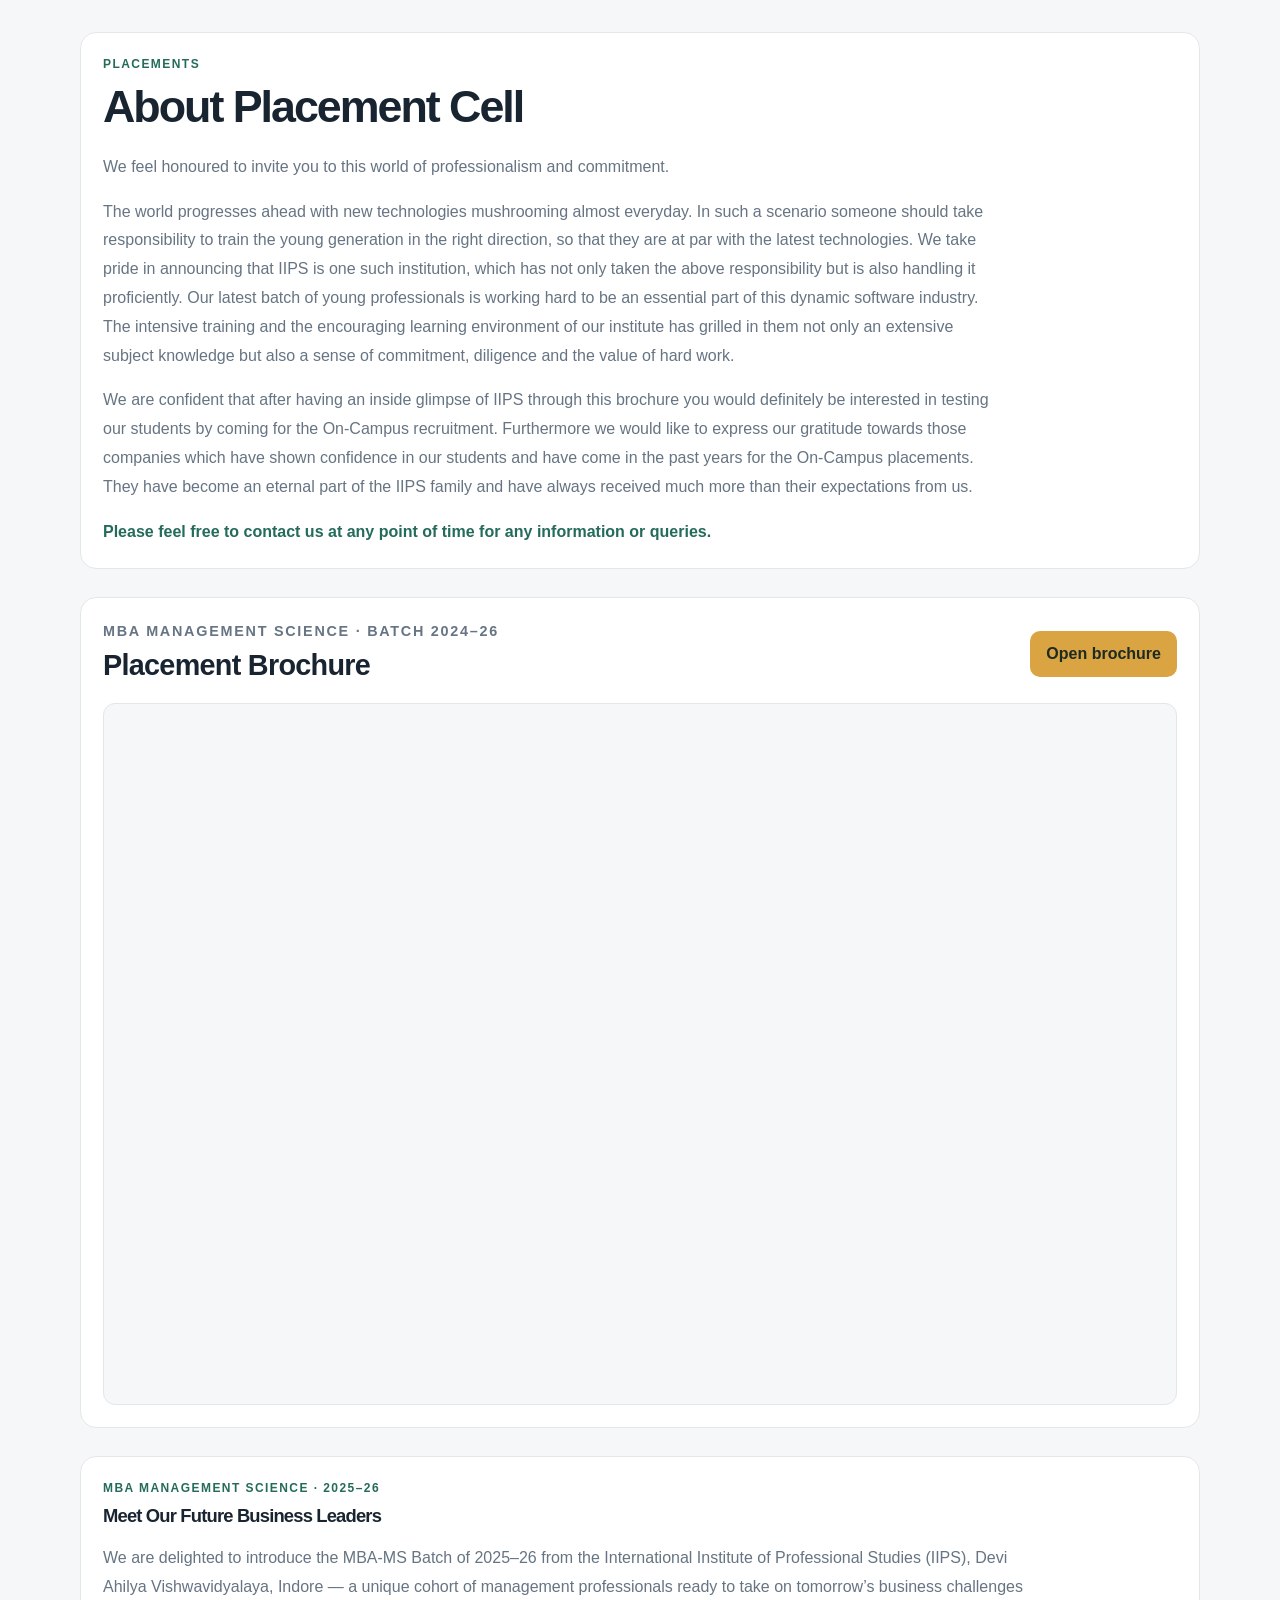
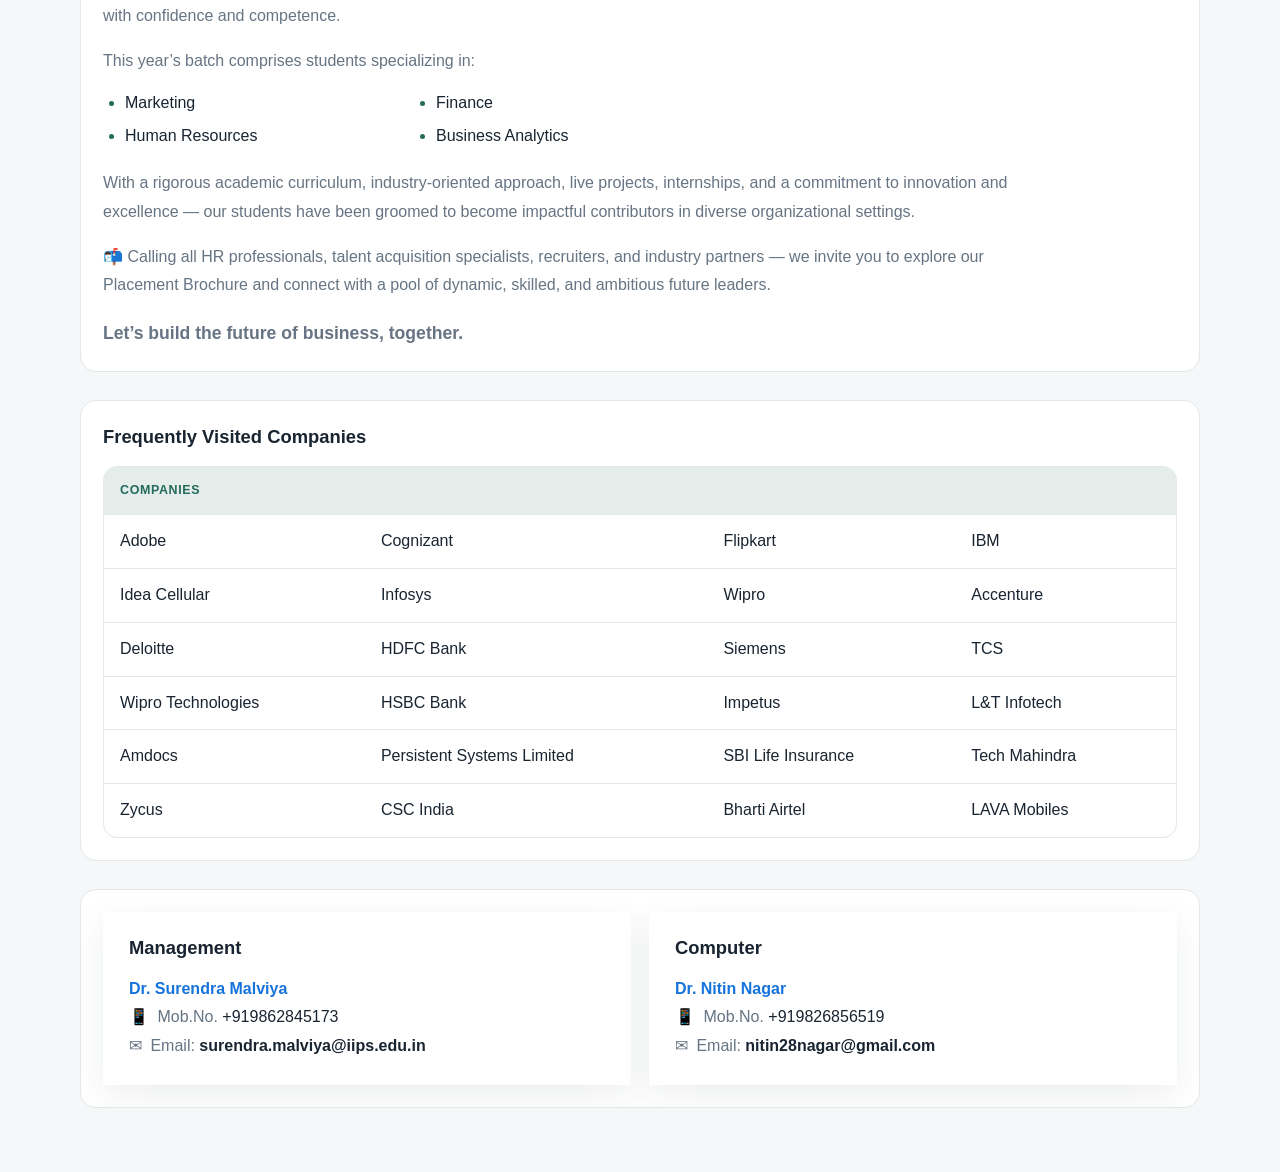
<file: placement.html>
<!doctype html>
<html lang="en">
  <head>
    <meta charset="UTF-8" />
    <meta name="viewport" content="width=device-width, initial-scale=1" />
    <meta name="theme-color" content="#173c37" />
    <title>Placements | iips.connect</title>
    <link rel="stylesheet" href="style.css" />
    <script src="script.js" defer></script>
  </head>
  <body>
    <main class="container">
      <section class="panel placement-about" aria-labelledby="placementTitle">
        <p class="eyebrow">Placements</p>
        <h1 class="page-heading" id="placementTitle">About Placement Cell</h1>
        <p>We feel honoured to invite you to this world of professionalism and commitment.</p>
        <p>
          The world progresses ahead with new technologies mushrooming almost everyday. In such a scenario someone should take responsibility to train the young generation in the right direction, so that they are at par with the latest technologies. We take pride in announcing that IIPS is one such institution, which has not only taken the above responsibility but is also handling it proficiently. Our latest batch of young professionals is working hard to be an essential part of this dynamic software industry. The intensive training and the encouraging learning environment of our institute has grilled in them not only an extensive subject knowledge but also a sense of commitment, diligence and the value of hard work.
        </p>
        <p>
          We are confident that after having an inside glimpse of IIPS through this brochure you would definitely be interested in testing our students by coming for the On-Campus recruitment. Furthermore we would like to express our gratitude towards those companies which have shown confidence in our students and have come in the past years for the On-Campus placements. They have become an eternal part of the IIPS family and have always received much more than their expectations from us.
        </p>
        <p>Please feel free to contact us at any point of time for any information or queries.</p>
      </section>

      <section class="panel placement-brochure" aria-labelledby="brochureTitle">
        <div class="section-head">
          <div>
            <p class="eyebrow">MBA Management Science · Batch 2024–26</p>
            <h2 id="brochureTitle">Placement Brochure</h2>
          </div>
          <a class="button" href="placement-brochure.pdf" target="_blank" rel="noopener noreferrer">Open brochure</a>
        </div>
        <iframe
          class="placement-pdf"
          src="placement-brochure.pdf"
          title="IIPS MBA Management Science placement brochure, batch 2024–26"
          loading="lazy"
        ></iframe>
      </section>

      <section class="panel placement-batch" aria-labelledby="batchTitle">
        <p class="eyebrow">MBA Management Science · 2025–26</p>
        <h2 class="page-heading" id="batchTitle">Meet Our Future Business Leaders</h2>
        <p>
          We are delighted to introduce the MBA-MS Batch of 2025–26 from the
          International Institute of Professional Studies (IIPS), Devi Ahilya
          Vishwavidyalaya, Indore — a unique cohort of management professionals
          ready to take on tomorrow’s business challenges with confidence and
          competence.
        </p>
        <p>This year’s batch comprises students specializing in:</p>
        <ul class="placement-specializations">
          <li>Marketing</li>
          <li>Finance</li>
          <li>Human Resources</li>
          <li>Business Analytics</li>
        </ul>
        <p>
          With a rigorous academic curriculum, industry-oriented approach, live
          projects, internships, and a commitment to innovation and excellence —
          our students have been groomed to become impactful contributors in
          diverse organizational settings.
        </p>
        <p>
          📬 Calling all HR professionals, talent acquisition specialists,
          recruiters, and industry partners — we invite you to explore our
          Placement Brochure and connect with a pool of dynamic, skilled, and
          ambitious future leaders.
        </p>
        <p class="placement-signoff">Let’s build the future of business, together.</p>
      </section>

      <section class="panel placement-companies" aria-labelledby="companiesTitle">
        <h2 id="companiesTitle">Frequently Visited Companies</h2>
        <div class="table-wrap">
          <table class="placement-company-table">
            <thead>
              <tr><th colspan="4">Companies</th></tr>
            </thead>
            <tbody>
              <tr><td>Adobe</td><td>Cognizant</td><td>Flipkart</td><td>IBM</td></tr>
              <tr><td>Idea Cellular</td><td>Infosys</td><td>Wipro</td><td>Accenture</td></tr>
              <tr><td>Deloitte</td><td>HDFC Bank</td><td>Siemens</td><td>TCS</td></tr>
              <tr><td>Wipro Technologies</td><td>HSBC Bank</td><td>Impetus</td><td>L&amp;T Infotech</td></tr>
              <tr><td>Amdocs</td><td>Persistent Systems Limited</td><td>SBI Life Insurance</td><td>Tech Mahindra</td></tr>
              <tr><td>Zycus</td><td>CSC India</td><td>Bharti Airtel</td><td>LAVA Mobiles</td></tr>
            </tbody>
          </table>
        </div>
      </section>

      <section class="panel placement-contacts" aria-label="Placement contacts">
        <article class="placement-contact">
          <h2>Management</h2>
          <p><a href="mailto:surendra.malviya@iips.edu.in">Dr. Surendra Malviya</a></p>
          <p><span aria-hidden="true">📱</span> Mob.No. <a href="tel:+918962845173">+919862845173</a></p>
          <p><span aria-hidden="true">✉</span> Email: <a href="mailto:surendra.malviya@iips.edu.in"><strong>surendra.malviya@iips.edu.in</strong></a></p>
        </article>
        <article class="placement-contact">
          <h2>Computer</h2>
          <p><a href="mailto:nitin28nagar@gmail.com">Dr. Nitin Nagar</a></p>
          <p><span aria-hidden="true">📱</span> Mob.No. <a href="tel:+919826856519">+919826856519</a></p>
          <p><span aria-hidden="true">✉</span> Email: <a href="mailto:nitin28nagar@gmail.com"><strong>nitin28nagar@gmail.com</strong></a></p>
        </article>
      </section>
    </main>
  </body>
</html>
</file>
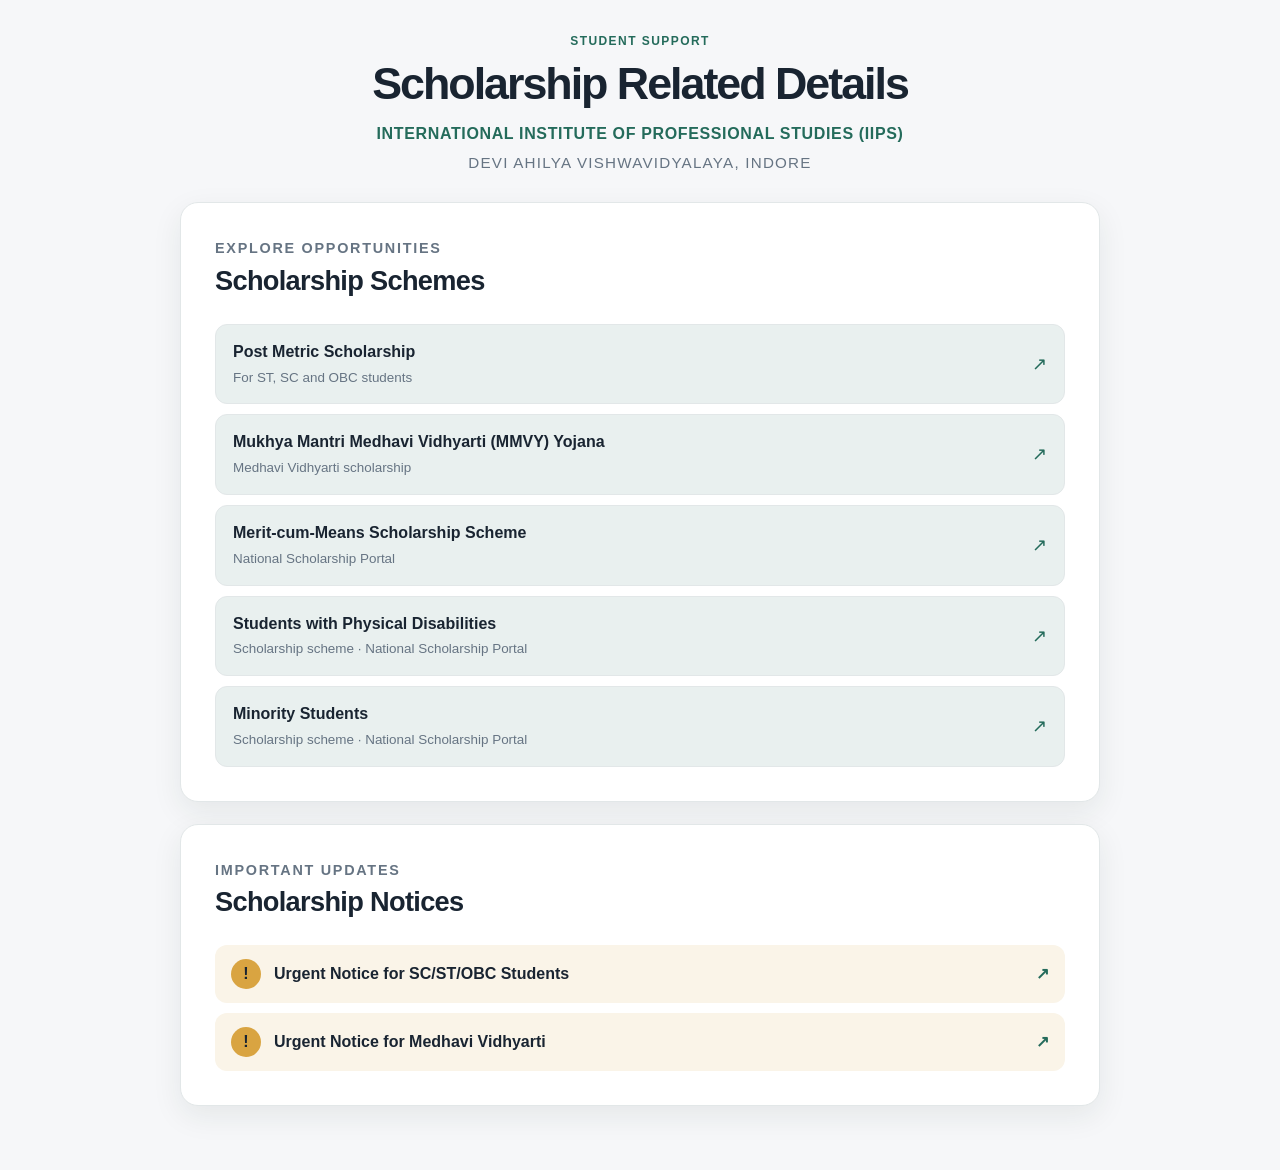
<file: workshop.html>
<!doctype html>
<html lang="en">
  <head>
    <meta charset="UTF-8" />
    <meta name="viewport" content="width=device-width, initial-scale=1" />
    <meta name="theme-color" content="#173c37" />
    <title>Scholarships | iips.connect</title>
    <link rel="stylesheet" href="style.css" />
    <script src="script.js" defer></script>
  </head>
  <body>
    <main class="container scholarship-page">
      <header class="scholarship-heading">
        <p class="eyebrow">Student Support</p>
        <h1 class="page-heading">Scholarship Related Details</h1>
        <p class="scholarship-institute">International Institute of Professional Studies (IIPS)</p>
        <p class="scholarship-university">Devi Ahilya Vishwavidyalaya, Indore</p>
      </header>

      <section class="panel scholarship-panel" aria-labelledby="schemesTitle">
        <div class="section-head">
          <div>
            <p class="eyebrow">Explore opportunities</p>
            <h2 id="schemesTitle">Scholarship Schemes</h2>
          </div>
        </div>
        <ul class="scholarship-list">
          <li><a href="http://scholarshipportal.mp.nic.in/Index.aspx" target="_blank" rel="noopener noreferrer"><span>Post Metric Scholarship</span><small>For ST, SC and OBC students</small><span class="scholarship-arrow" aria-hidden="true">↗</span></a></li>
          <li><a href="http://scholarshipportal.mp.nic.in/MedhaviChhatra/Medhavi_New/Default.aspx" target="_blank" rel="noopener noreferrer"><span>Mukhya Mantri Medhavi Vidhyarti (MMVY) Yojana</span><small>Medhavi Vidhyarti scholarship</small><span class="scholarship-arrow" aria-hidden="true">↗</span></a></li>
          <li><a href="https://scholarships.gov.in/" target="_blank" rel="noopener noreferrer"><span>Merit-cum-Means Scholarship Scheme</span><small>National Scholarship Portal</small><span class="scholarship-arrow" aria-hidden="true">↗</span></a></li>
          <li><a href="https://scholarships.gov.in/" target="_blank" rel="noopener noreferrer"><span>Students with Physical Disabilities</span><small>Scholarship scheme · National Scholarship Portal</small><span class="scholarship-arrow" aria-hidden="true">↗</span></a></li>
          <li><a href="https://scholarships.gov.in/" target="_blank" rel="noopener noreferrer"><span>Minority Students</span><small>Scholarship scheme · National Scholarship Portal</small><span class="scholarship-arrow" aria-hidden="true">↗</span></a></li>
        </ul>
      </section>

      <section class="panel scholarship-panel scholarship-notices" aria-labelledby="noticesTitle">
        <div class="section-head">
          <div>
            <p class="eyebrow">Important updates</p>
            <h2 id="noticesTitle">Scholarship Notices</h2>
          </div>
        </div>
        <ul class="notice-list">
          <li><span class="notice-mark" aria-hidden="true">!</span><a href="https://iips.edu.in/static/pdf/sc-st2019.pdf" target="_blank" rel="noopener noreferrer">Urgent Notice for SC/ST/OBC Students <span aria-hidden="true">↗</span></a></li>
          <li><span class="notice-mark" aria-hidden="true">!</span><a href="https://iips.edu.in/static/pdf/Medhavi%20Notice.pdf" target="_blank" rel="noopener noreferrer">Urgent Notice for Medhavi Vidhyarti <span aria-hidden="true">↗</span></a></li>
        </ul>
      </section>
    </main>
  </body>
</html>
</file>
<file: style.css>
:root {
  color-scheme: light;
  --bg: #f6f7f9;
  --surface: #fff;
  --ink: #192431;
  --muted: #667483;
  --brand: #173c37;
  --brand-2: #246b5b;
  --accent: #d9a441;
  --line: #e2e7e8;
  --shadow: 0 10px 30px rgba(21, 45, 42, 0.08);
}
[data-theme="dark"] {
  color-scheme: dark;
  --bg: #101918;
  --surface: #182321;
  --ink: #edf3f0;
  --muted: #a1b1ab;
  --brand: #c5e4d9;
  --brand-2: #8bc8b3;
  --accent: #edc56f;
  --line: #30413c;
  --shadow: 0 10px 30px rgba(0, 0, 0, 0.22);
}
* {
  box-sizing: border-box;
}
html {
  scroll-behavior: smooth;
}
body {
  margin: 0;
  background: var(--bg);
  color: var(--ink);
  font:
    16px/1.55 "Segoe UI",
    Arial,
    sans-serif;
  transition:
    background 0.2s,
    color 0.2s;
}
a {
  color: inherit;
}
button,
input {
  font: inherit;
}
.site-header {
  position: sticky;
  top: 0;
  z-index: 20;
  background: color-mix(in srgb, var(--surface) 94%, transparent);
  backdrop-filter: blur(14px);
  border-bottom: 1px solid var(--line);
}
.header-inner {
  max-width: 1180px;
  margin: auto;
  padding: 12px 24px;
  display: flex;
  align-items: center;
  gap: 24px;
}
.brand {
  display: flex;
  align-items: center;
  gap: 10px;
  text-decoration: none;
  font-size: 1.15rem;
  font-weight: 800;
  letter-spacing: -0.04em;
  white-space: nowrap;
}
.brand-mark {
  width: 36px;
  height: 36px;
  border-radius: 12px;
  background: var(--brand);
  color: var(--surface);
  display: grid;
  place-items: center;
  font-size: 0.9rem;
  letter-spacing: -0.06em;
}
.brand span:last-child {
  color: var(--brand-2);
}
.site-nav {
  display: flex;
  gap: 4px;
  align-items: center;
  margin-left: auto;
}
.site-nav a {
  padding: 9px 12px;
  color: var(--muted);
  font-size: 0.9rem;
  text-decoration: none;
  border-radius: 9px;
  white-space: nowrap;
}
.site-nav a:hover,
.site-nav a.active {
  background: color-mix(in srgb, var(--brand-2) 10%, var(--surface));
  color: var(--brand-2);
}
.header-tools {
  display: flex;
  align-items: center;
  gap: 8px;
}
.search-wrap {
  position: relative;
}
.site-search {
  width: 190px;
  padding: 9px 12px 9px 36px;
  border: 1px solid var(--line);
  border-radius: 10px;
  background: var(--bg);
  color: var(--ink);
  outline: none;
}
.site-search:focus {
  border-color: var(--brand-2);
  box-shadow: 0 0 0 3px color-mix(in srgb, var(--brand-2) 16%, transparent);
}
.search-icon {
  position: absolute;
  left: 12px;
  top: 9px;
  color: var(--muted);
  pointer-events: none;
}
.search-results {
  position: absolute;
  top: calc(100% + 8px);
  right: 0;
  width: min(330px, 90vw);
  padding: 6px;
  border: 1px solid var(--line);
  border-radius: 12px;
  background: var(--surface);
  box-shadow: var(--shadow);
}
.search-results[hidden] {
  display: none;
}
.search-results a {
  display: block;
  padding: 10px 12px;
  text-decoration: none;
  border-radius: 8px;
}
.search-results a:hover {
  background: var(--bg);
}
.search-results small {
  display: block;
  color: var(--muted);
}
.icon-button {
  width: 40px;
  height: 40px;
  border: 1px solid var(--line);
  border-radius: 10px;
  background: var(--surface);
  color: var(--ink);
  cursor: pointer;
}
.menu-button {
  display: none;
}
.container {
  width: min(1120px, calc(100% - 48px));
  margin: 32px auto 64px;
}
.eyebrow {
  margin: 0 0 8px;
  color: var(--brand-2);
  font-size: 0.75rem;
  font-weight: 800;
  letter-spacing: 0.12em;
  text-transform: uppercase;
}
.page-heading {
  margin: 0;
  color: var(--ink);
  font-size: clamp(2rem, 4vw, 2.8rem);
  letter-spacing: -0.045em;
  line-height: 1.1;
}
.page-intro {
  max-width: 620px;
  margin: 12px 0 28px;
  color: var(--muted);
}
.hero {
  display: grid;
  grid-template-columns: 1.1fr 0.9fr;
  min-height: 390px;
  overflow: hidden;
  border-radius: 24px;
  background: var(--brand);
  box-shadow: var(--shadow);
  margin-bottom: 42px;
}
.hero-copy {
  display: flex;
  flex-direction: column;
  justify-content: center;
  padding: clamp(28px, 5vw, 64px);
  color: #fff;
}
.hero-copy .eyebrow {
  color: #e6c16f;
}
.hero-copy h1 {
  max-width: 540px;
  margin: 0;
  font-size: clamp(2.5rem, 5vw, 4.3rem);
  line-height: 1.02;
  letter-spacing: -0.055em;
}
.hero-copy p {
  max-width: 450px;
  margin: 18px 0 26px;
  color: rgba(255, 255, 255, 0.78);
}
.hero-actions {
  display: flex;
  gap: 10px;
  flex-wrap: wrap;
}
.button {
  display: inline-flex;
  align-items: center;
  justify-content: center;
  gap: 8px;
  padding: 11px 16px;
  border-radius: 10px;
  background: var(--accent);
  color: #1e2a24;
  text-decoration: none;
  font-weight: 750;
}
.button.secondary {
  border: 1px solid rgba(255, 255, 255, 0.35);
  background: transparent;
  color: white;
}
.hero-visual {
  position: relative;
  min-height: 330px;
  overflow: hidden;
}
.hero-visual img {
  width: 100%;
  height: 100%;
  position: absolute;
  inset: 0;
  object-fit: cover;
}
.hero-visual:after {
  content: "";
  position: absolute;
  inset: 0;
  background: linear-gradient(90deg, rgba(13, 44, 39, 0.25), transparent 55%);
}
.hero-tag {
  position: absolute;
  z-index: 1;
  right: 18px;
  bottom: 18px;
  padding: 8px 12px;
  border-radius: 8px;
  background: rgba(15, 34, 31, 0.76);
  color: white;
  font-size: 0.8rem;
  backdrop-filter: blur(8px);
}
.section-head {
  display: flex;
  align-items: end;
  justify-content: space-between;
  gap: 16px;
  margin: 0 0 16px;
}
.section-head h2 {
  margin: 0;
  font-size: 1.45rem;
  letter-spacing: -0.025em;
}
.section-head p {
  margin: 0;
  color: var(--muted);
  font-size: 0.9rem;
}
.cards {
  display: grid;
  grid-template-columns: repeat(4, minmax(0, 1fr));
  gap: 14px;
}
.card {
  display: flex;
  min-height: 190px;
  flex-direction: column;
  align-items: flex-start;
  padding: 20px;
  border: 1px solid var(--line);
  border-radius: 16px;
  background: var(--surface);
  text-decoration: none;
  box-shadow: 0 2px 8px rgba(20, 40, 36, 0.025);
  transition:
    transform 0.18s,
    border-color 0.18s,
    box-shadow 0.18s;
}
.card:hover {
  transform: translateY(-3px);
  border-color: var(--brand-2);
  box-shadow: var(--shadow);
}
.card-icon {
  display: grid;
  place-items: center;
  width: 42px;
  height: 42px;
  margin-bottom: 18px;
  border-radius: 12px;
  background: color-mix(in srgb, var(--brand-2) 10%, var(--surface));
  color: var(--brand-2);
  font-size: 1.25rem;
}
.card h3 {
  margin: 0 0 5px;
  font-size: 1rem;
}
.card p {
  margin: 0;
  color: var(--muted);
  font-size: 0.88rem;
}
.right-panel {
    position: absolute;
    top: 90px;
    right: 20px;
    width: 480px;
    max-height: calc(100vh - 115px);
    overflow-y: auto;
    padding: 25px;
    box-sizing: border-box;

    background: rgba(15, 35, 32, 0.92);
    backdrop-filter: blur(10px);
    -webkit-backdrop-filter: blur(10px);

    color: #ffffff;
    font-family: Arial, sans-serif;
    border: 1px solid rgba(255, 255, 255, 0.2);
    border-radius: 14px;
    box-shadow: 0 8px 25px rgba(0, 0, 0, 0.3);
}

.right-panel h2 {
    color: #f5d77e;
    font-size: 21px;
    margin: 0 0 12px;
    padding-bottom: 8px;
    border-bottom: 2px solid #c7a84f;
}

.right-panel p {
    font-size: 13px;
    line-height: 1.7;
    color: #eeeeee;
    margin-bottom: 22px;
    text-align: justify;
}

.right-panel h3 {
    font-size: 14px;
    color: #f5d77e;
    line-height: 1.5;
    margin-bottom: 12px;
}

.right-panel ul {
    padding-left: 19px;
    margin: 0;
}

.right-panel li {
    font-size: 12px;
    line-height: 1.6;
    color: #eeeeee;
    margin-bottom: 12px;
}

.right-panel li::marker {
    color: #f5d77e;
}

.placement-about {
  margin-bottom: 28px;
  padding: clamp(22px, 4vw, 40px);
}
.placement-about .page-heading {
  margin-bottom: 22px;
}
.placement-about p:not(.eyebrow) {
  max-width: 900px;
  color: var(--muted);
  line-height: 1.8;
}
.placement-about p:last-child {
  margin-bottom: 0;
  color: var(--brand-2);
  font-weight: 700;
}
.placement-brochure {
  padding: clamp(18px, 3vw, 28px);
}
.placement-brochure .section-head {
  align-items: center;
  flex-wrap: wrap;
}
.placement-brochure .section-head h2 {
  margin: 0;
  font-size: clamp(1.35rem, 3vw, 1.8rem);
}
.placement-pdf {
  display: block;
  width: 100%;
  height: min(78vh, 900px);
  min-height: 480px;
  border: 1px solid var(--line);
  border-radius: 12px;
  background: var(--bg);
}
.placement-batch,
.placement-companies {
  margin-top: 28px;
  padding: clamp(22px, 4vw, 40px);
}
.placement-batch .page-heading {
  margin-bottom: 18px;
}
.placement-batch p:not(.eyebrow) {
  max-width: 930px;
  color: var(--muted);
  line-height: 1.8;
}
.placement-specializations {
  display: grid;
  grid-template-columns: repeat(2, minmax(0, 1fr));
  gap: 8px 24px;
  max-width: 620px;
  margin: 0 0 20px;
  padding-left: 22px;
  color: var(--ink);
}
.placement-specializations li::marker {
  color: var(--brand-2);
}
.placement-batch .placement-signoff {
  margin-bottom: 0;
  color: var(--brand-2);
  font-size: 1.1rem;
  font-weight: 750;
}
.placement-companies h2 {
  margin: 0 0 18px;
  font-size: clamp(1.3rem, 3vw, 1.75rem);
}
.placement-company-table {
  min-width: 700px;
}
.placement-company-table th {
  background: color-mix(in srgb, var(--brand-2) 12%, var(--surface));
}
.placement-company-table td {
  min-width: 145px;
  color: var(--ink);
}
.placement-contacts {
  display: grid;
  grid-template-columns: repeat(2, minmax(0, 1fr));
  gap: 18px;
  margin-top: 28px;
  padding: 0;
  overflow: hidden;
}
.placement-contact {
  min-width: 0;
  padding: 22px 26px;
  background: var(--surface);
  box-shadow: var(--shadow);
}
.placement-contact h2 {
  margin: 0 0 8px;
  font-size: 1.25rem;
}
.placement-contact p {
  margin: 4px 0;
  color: var(--muted);
}
.placement-contact p:first-of-type a {
  color: #1673dc;
  font-weight: 700;
  text-decoration: none;
}
.placement-contact p a {
  color: var(--ink);
  text-decoration: none;
  overflow-wrap: anywhere;
}
.placement-contact p a:hover {
  text-decoration: underline;
}
.placement-contact p span {
  margin-right: 4px;
}

@media (max-width: 600px) {
    .right-panel {
        position: relative;
        top: auto;
        right: auto;
        width: calc(100% - 30px);
        max-height: 70vh;
        margin: 20px auto;
    }
    .placement-pdf {
      height: 68vh;
      min-height: 420px;
    }
    .placement-specializations {
      grid-template-columns: 1fr;
    }
    .placement-contacts {
      grid-template-columns: 1fr;
      gap: 1px;
    }
}
.card-arrow {
  margin-top: auto;
  padding-top: 14px;
  color: var(--brand-2);
  font-size: 0.86rem;
  font-weight: 700;
}
.photo-strip {
  display: grid;
  grid-template-columns: 1.2fr 0.8fr;
  gap: 14px;
  margin-top: 42px;
}
.photo-tile {
  position: relative;
  min-height: 190px;
  overflow: hidden;
  border-radius: 16px;
  background: var(--brand);
}
.photo-tile img {
  width: 100%;
  height: 100%;
  position: absolute;
  inset: 0;
  object-fit: cover;
  transition: transform 0.35s;
}
.photo-tile:hover img {
  transform: scale(1.035);
}
.photo-tile span {
  position: absolute;
  left: 14px;
  bottom: 14px;
  padding: 7px 10px;
  border-radius: 8px;
  background: rgba(14, 35, 31, 0.78);
  color: #fff;
  font-size: 0.82rem;
}
.stats {
  display: grid;
  grid-template-columns: repeat(4, 1fr);
  gap: 14px;
  margin: 24px 0;
}
.stat {
  padding: 20px;
  border: 1px solid var(--line);
  border-radius: 15px;
  background: var(--surface);
}
.stat-label {
  display: block;
  color: var(--muted);
  font-size: 0.85rem;
}
.stat-value {
  display: block;
  margin-top: 8px;
  font-size: 2rem;
  line-height: 1;
  font-weight: 800;
  color: var(--brand-2);
}
.stat-note {
  display: block;
  margin-top: 8px;
  color: var(--muted);
  font-size: 0.78rem;
}
.panel {
  padding: 22px;
  border: 1px solid var(--line);
  border-radius: 16px;
  background: var(--surface);
}
.panel h2 {
  margin: 0 0 14px;
  font-size: 1.15rem;
}
.quick-links {
  display: grid;
  grid-template-columns: repeat(3, 1fr);
  gap: 10px;
}
.quick-link {
  padding: 14px;
  border-radius: 11px;
  background: var(--bg);
  text-decoration: none;
  font-weight: 650;
}
.quick-link span {
  display: block;
  color: var(--muted);
  font-size: 0.82rem;
  font-weight: 400;
}
.table-wrap {
  overflow: auto;
  border: 1px solid var(--line);
  border-radius: 14px;
  background: var(--surface);
}
table {
  width: 100%;
  border-collapse: collapse;
  min-width: 580px;
}
th,
td {
  padding: 14px 16px;
  border-bottom: 1px solid var(--line);
  text-align: left;
}
th {
  background: color-mix(in srgb, var(--brand-2) 8%, var(--surface));
  color: var(--brand-2);
  font-size: 0.78rem;
  letter-spacing: 0.05em;
  text-transform: uppercase;
}
tbody tr:last-child td {
  border-bottom: 0;
}
tbody tr:hover {
  background: color-mix(in srgb, var(--brand-2) 4%, var(--surface));
}
.today {
  margin: 8px 0 0;
  color: var(--muted);
}
.empty-state {
  padding: 34px;
  text-align: center;
  border: 1px dashed var(--line);
  border-radius: 16px;
  background: var(--surface);
}
.empty-state .card-icon {
  margin: 0 auto 12px;
}
.empty-state h2 {
  margin: 0 0 4px;
}
.empty-state p {
  margin: 0;
  color: var(--muted);
}
.site-footer {
  border-top: 1px solid var(--line);
  padding: 22px 24px;
  color: var(--muted);
  font-size: 0.84rem;
}
.footer-inner {
  max-width: 1120px;
  margin: auto;
  display: flex;
  justify-content: space-between;
  gap: 12px;
  flex-wrap: wrap;
}
.footer-inner a {
  color: var(--brand-2);
  text-decoration: none;
}
.home-site-footer {
  position: relative;
  isolation: isolate;
  overflow: hidden;
  padding: clamp(42px, 6vw, 76px) 24px 20px;
  background: #103967;
  color: #fff;
}
.footer-campus-bg {
  position: absolute;
  z-index: -1;
  inset: 0;
  background: linear-gradient(100deg, rgba(5, 39, 83, 0.96), rgba(9, 54, 105, 0.91)), url("WhatsApp%20Image%202026-10-02%20at%2010.11.15%20PM.jpeg") center 48% / cover;
  opacity: 0.98;
}
.home-footer-inner {
  width: min(1240px, 100%);
  margin: 0 auto;
}
.footer-title-row {
  display: flex;
  align-items: end;
  justify-content: space-between;
  gap: 20px;
  margin-bottom: 30px;
  padding-bottom: 18px;
  border-bottom: 1px solid rgba(255, 255, 255, 0.24);
}
.footer-title-row .eyebrow {
  margin: 0 0 7px;
  color: #edc86f;
  font-size: 0.76rem;
  font-weight: 750;
  letter-spacing: 0.15em;
  text-transform: uppercase;
}
.footer-title-row h2 {
  margin: 0;
  color: #fff;
  font-size: clamp(1.5rem, 3vw, 2.15rem);
}
.home-footer-grid {
  display: grid;
  grid-template-columns: 1.5fr 1.1fr 0.8fr 0.65fr;
  gap: clamp(20px, 3vw, 42px);
}
.footer-contact-block,
.footer-brand-block {
  display: flex;
  align-items: flex-start;
  flex-direction: column;
  gap: 9px;
  color: rgba(255, 255, 255, 0.88);
  font-size: 0.9rem;
  line-height: 1.5;
}
.footer-contact-block h3 {
  display: flex;
  align-items: center;
  gap: 10px;
  margin: 0 0 10px;
  color: #fff;
  font-size: 1.03rem;
  font-weight: 700;
  text-transform: uppercase;
}
.footer-contact-block h3 span {
  color: #edc86f;
  font-size: 0.72rem;
  letter-spacing: 0.1em;
}
.footer-contact-block p,
.footer-brand-block p {
  margin: 0;
}
.footer-contact-block strong {
  color: #fff;
}
.footer-address-columns {
  display: grid;
  grid-template-columns: 1fr 1fr;
  gap: 14px;
  margin-bottom: 5px;
}
.footer-address-columns > div {
  display: flex;
  align-items: flex-start;
  flex-direction: column;
  gap: 6px;
}
.home-footer-grid a {
  color: rgba(255, 255, 255, 0.9);
  text-decoration-color: rgba(255, 255, 255, 0.4);
  text-underline-offset: 3px;
}
.home-footer-grid a:hover,
.footer-bottom a:hover {
  color: #edc86f;
}
.footer-brand-block {
  align-items: center;
  text-align: center;
}
.footer-brand-block > img {
  width: 76px;
  height: 76px;
  margin: 0 0 4px;
  border: 2px solid rgba(255, 255, 255, 0.3);
  border-radius: 50%;
  background: #fff;
  object-fit: contain;
}
.footer-brand-block > strong {
  color: #fff;
  font-size: 1rem;
}
.footer-social-links {
  display: flex;
  gap: 8px;
  margin-top: 5px;
}
.footer-social-links a {
  display: grid;
  width: 34px;
  height: 34px;
  place-items: center;
  border: 1px solid rgba(255, 255, 255, 0.32);
  border-radius: 10px;
  color: #fff;
  font-size: 0.88rem;
  font-weight: 800;
  text-decoration: none;
}
.footer-bottom {
  display: flex;
  justify-content: space-between;
  gap: 16px;
  margin-top: 38px;
  padding-top: 16px;
  border-top: 1px solid rgba(255, 255, 255, 0.22);
  color: rgba(255, 255, 255, 0.72);
  font-size: 0.8rem;
}
.footer-bottom a {
  color: #fff;
  text-decoration: none;
}
@media (max-width: 900px) {
  .home-footer-grid {
    grid-template-columns: repeat(2, minmax(0, 1fr));
  }
  .footer-brand-block {
    align-items: flex-start;
    text-align: left;
  }
}
@media (max-width: 560px) {
  .home-site-footer {
    padding: 36px 18px 18px;
  }
  .footer-title-row {
    margin-bottom: 23px;
  }
  .home-footer-grid,
  .footer-address-columns {
    grid-template-columns: 1fr;
  }
  .home-footer-grid {
    gap: 28px;
  }
  .footer-bottom {
    flex-direction: column;
    margin-top: 28px;
  }
}

/* Scholarship information page */
.scholarship-page {
  max-width: 920px;
}
.scholarship-heading {
  margin: 0 auto 28px;
  text-align: center;
}
.scholarship-heading .page-heading {
  margin-bottom: 14px;
}
.scholarship-institute,
.scholarship-university {
  margin: 4px 0;
}
.scholarship-institute {
  color: var(--brand-2);
  font-weight: 750;
  letter-spacing: 0.04em;
  text-transform: uppercase;
}
.scholarship-university {
  color: var(--muted);
  font-size: 0.95rem;
  letter-spacing: 0.08em;
  text-transform: uppercase;
}
.scholarship-panel {
  margin-bottom: 22px;
  padding: clamp(22px, 4vw, 34px);
  border: 1px solid var(--line);
  border-radius: 18px;
  background: var(--surface);
  box-shadow: var(--shadow);
}
.scholarship-panel h2 {
  margin: 0;
  font-size: clamp(1.35rem, 3vw, 1.7rem);
}
.scholarship-list,
.notice-list {
  display: grid;
  gap: 10px;
  margin: 22px 0 0;
  padding: 0;
  list-style: none;
}
.scholarship-list a {
  display: grid;
  grid-template-columns: minmax(0, 1fr) auto;
  gap: 3px 14px;
  align-items: center;
  padding: 15px 17px;
  border: 1px solid var(--line);
  border-radius: 12px;
  background: color-mix(in srgb, var(--surface) 90%, var(--brand-2));
  text-decoration: none;
  transition: border-color 0.18s, transform 0.18s;
}
.scholarship-list a:hover,
.scholarship-list a:focus-visible {
  border-color: var(--brand-2);
  transform: translateY(-1px);
}
.scholarship-list a > span:first-child {
  font-weight: 700;
}
.scholarship-list small {
  grid-column: 1;
  color: var(--muted);
  font-size: 0.84rem;
}
.scholarship-arrow {
  grid-column: 2;
  grid-row: 1 / span 2;
  color: var(--brand-2);
  font-size: 1.15rem;
}
.notice-list li {
  display: flex;
  align-items: center;
  gap: 13px;
  padding: 14px 16px;
  border-radius: 12px;
  background: color-mix(in srgb, var(--accent) 12%, var(--surface));
}
.notice-mark {
  display: grid;
  flex: 0 0 30px;
  width: 30px;
  height: 30px;
  place-items: center;
  border-radius: 50%;
  background: var(--accent);
  color: #192431;
  font-weight: 800;
}
.notice-list a {
  display: flex;
  flex: 1;
  justify-content: space-between;
  gap: 12px;
  color: var(--ink);
  font-weight: 650;
  text-decoration: none;
}
.notice-list a:hover,
.notice-list a:focus-visible {
  color: var(--brand-2);
}
.notice-list a span {
  color: var(--brand-2);
}

/* Course fees page */
.fees-page {
  max-width: 1000px;
}
.fees-hero {
  padding: clamp(26px, 5vw, 52px);
  border-radius: 22px;
  background: linear-gradient(135deg, #173c37, #246b5b);
  color: #fff;
  box-shadow: var(--shadow);
}
.fees-hero .eyebrow {
  color: #e7bf68;
}
.fees-hero .page-heading {
  color: #fff;
}
.fees-hero .page-intro {
  max-width: 690px;
  margin-bottom: 20px;
  color: rgba(255, 255, 255, 0.78);
}
.fees-range {
  display: grid;
  gap: 2px;
  width: fit-content;
  padding: 15px 18px;
  border: 1px solid rgba(255, 255, 255, 0.22);
  border-radius: 14px;
  background: rgba(255, 255, 255, 0.09);
}
.fees-range span,
.fees-range small {
  color: rgba(255, 255, 255, 0.75);
}
.fees-range strong {
  color: #f0cf82;
  font-size: clamp(1.4rem, 3vw, 2rem);
}
.fees-panel {
  margin-top: 22px;
  padding: clamp(22px, 4vw, 34px);
  border: 1px solid var(--line);
  border-radius: 18px;
  background: var(--surface);
  box-shadow: var(--shadow);
}
.fees-panel h2 {
  margin: 0 0 12px;
  font-size: clamp(1.3rem, 3vw, 1.65rem);
}
.fees-highlights {
  display: grid;
  gap: 9px;
  margin: 18px 0 0;
  padding-left: 22px;
}
.fees-highlights li::marker {
  color: var(--brand-2);
}
.fees-lead {
  margin: 0 0 18px;
  color: var(--muted);
}
.fees-table-wrap {
  overflow-x: auto;
  border: 1px solid var(--line);
  border-radius: 12px;
  -webkit-overflow-scrolling: touch;
}
.fees-table {
  width: 100%;
  border-collapse: collapse;
  text-align: left;
}
.fees-table th,
.fees-table td {
  padding: 13px 15px;
  border-bottom: 1px solid var(--line);
  vertical-align: top;
}
.fees-table th {
  background: color-mix(in srgb, var(--brand-2) 10%, var(--surface));
  color: var(--brand-2);
  font-size: 0.82rem;
  letter-spacing: 0.03em;
}
.fees-table tbody tr:last-child td {
  border-bottom: 0;
}
.fees-table tbody tr:hover {
  background: color-mix(in srgb, var(--brand-2) 5%, var(--surface));
}
.fees-table td:last-child {
  font-weight: 650;
  white-space: nowrap;
}
.fees-table a {
  color: var(--brand-2);
  font-weight: 650;
  text-decoration-thickness: 1px;
  text-underline-offset: 3px;
}
.fees-subheading {
  margin: 24px 0 12px;
  font-size: 1.05rem;
}
.fee-components {
  display: grid;
  grid-template-columns: repeat(2, minmax(0, 1fr));
  gap: 9px;
  margin: 0;
  padding: 0;
  list-style: none;
}
.fee-components li {
  display: flex;
  justify-content: space-between;
  gap: 12px;
  padding: 12px 14px;
  border: 1px solid var(--line);
  border-radius: 10px;
}
.fees-note {
  margin: 14px 0 0;
  color: var(--muted);
  font-size: 0.9rem;
}
.fees-disclaimer {
  margin: 22px 0 0;
  padding: 17px 20px;
  border-left: 4px solid var(--accent);
  border-radius: 8px;
  background: color-mix(in srgb, var(--accent) 10%, var(--surface));
  color: var(--muted);
  font-size: 0.9rem;
}
.fees-disclaimer strong {
  color: var(--ink);
}
.fees-disclaimer a {
  color: var(--brand-2);
  font-weight: 650;
}
.fees-faq {
  display: grid;
  gap: 9px;
  margin-top: 16px;
}
.fees-faq details {
  padding: 13px 15px;
  border: 1px solid var(--line);
  border-radius: 11px;
  background: color-mix(in srgb, var(--brand-2) 4%, var(--surface));
}
.fees-faq summary {
  color: var(--ink);
  cursor: pointer;
  font-weight: 700;
}
.fees-faq details p {
  margin: 10px 0 0;
  color: var(--muted);
}

/* About page and campus photo carousel */
.about-page {
  min-height: 100vh;
}
.about-header {
  display: flex;
  align-items: center;
  justify-content: space-between;
  gap: 20px;
  padding: 12px max(24px, calc((100vw - 1160px) / 2));
  border-bottom: 1px solid var(--line);
  background: var(--surface);
}
.about-brand {
  display: flex;
  align-items: center;
  gap: 10px;
  color: var(--ink);
  font-size: 1.05rem;
  font-weight: 800;
  letter-spacing: -0.03em;
  text-decoration: none;
  white-space: nowrap;
}
.about-brand img {
  width: 42px;
  height: 42px;
  border-radius: 50%;
  object-fit: cover;
}
.about-brand > span > span {
  color: var(--brand-2);
}
.about-brand small {
  display: block;
  color: var(--muted);
  font-size: 0.68rem;
  font-weight: 500;
  letter-spacing: 0.03em;
}
.about-header nav {
  display: flex;
  align-items: center;
  gap: 4px;
}
.about-header nav a {
  padding: 9px 11px;
  border-radius: 9px;
  color: var(--muted);
  font-size: 0.88rem;
  text-decoration: none;
}
.about-header nav a:hover,
.about-header nav a:first-child {
  background: color-mix(in srgb, var(--brand-2) 10%, var(--surface));
  color: var(--brand-2);
}
.about-main {
  width: min(1120px, calc(100% - 48px));
  margin: 30px auto 64px;
}
.about-carousel {
  position: relative;
  height: auto;
  aspect-ratio: 2.52 / 1;
  overflow: hidden;
  border-radius: 22px;
  background: #173c37;
  box-shadow: var(--shadow);
}
.about-slide {
  position: absolute;
  inset: 0;
  visibility: hidden;
  opacity: 0;
  transition: opacity 0.45s ease, visibility 0.45s;
}
.about-slide.is-active {
  visibility: visible;
  opacity: 1;
}
.about-slide img {
  width: 100%;
  height: 100%;
  object-fit: cover;
  object-position: center 47%;
}
.about-slide::after {
  content: none;
}
.about-slide-caption {
  position: absolute;
  z-index: 1;
  right: clamp(24px, 5vw, 56px);
  bottom: clamp(28px, 5vw, 54px);
  left: clamp(24px, 5vw, 56px);
  color: white;
}
.about-slide-caption span {
  color: #f0cf82;
  font-size: 0.75rem;
  font-weight: 800;
  letter-spacing: 0.12em;
  text-transform: uppercase;
}
.about-slide-caption p {
  max-width: 640px;
  margin: 6px 0 0;
  font-size: clamp(1.2rem, 3.4vw, 2.25rem);
  font-weight: 700;
  line-height: 1.2;
}
.about-carousel-control {
  position: absolute;
  z-index: 2;
  top: 47%;
  display: grid;
  width: 44px;
  height: 44px;
  place-items: center;
  transform: translateY(-50%);
  border: 1px solid rgba(255, 255, 255, 0.45);
  border-radius: 50%;
  background: rgba(10, 26, 23, 0.55);
  color: #fff;
  cursor: pointer;
  font-size: 1.7rem;
  line-height: 1;
}
.about-carousel-control:hover {
  background: rgba(10, 26, 23, 0.85);
}
.about-carousel-control.previous {
  left: 5.4%;
}
.about-carousel-control.next {
  right: 6.25%;
}
.about-carousel-dots {
  position: absolute;
  z-index: 2;
  right: 0;
  bottom: 18px;
  left: 0;
  display: flex;
  justify-content: center;
  gap: 9px;
}
.about-carousel-dots button {
  width: 9px;
  height: 9px;
  padding: 0;
  border: 1px solid #fff;
  border-radius: 50%;
  background: transparent;
  cursor: pointer;
}
.about-carousel-dots button[aria-current="true"] {
  background: #f0cf82;
  border-color: #f0cf82;
}
.about-intro {
  max-width: 800px;
  margin: 64px auto 28px;
  text-align: center;
}
.about-intro .page-heading {
  max-width: 720px;
  margin: 0 auto;
}
.about-lead {
  margin: 16px auto 0;
  color: var(--muted);
  font-size: 1.05rem;
  line-height: 1.75;
}
.about-facts {
  display: grid;
  grid-template-columns: repeat(3, minmax(0, 1fr));
  gap: 14px;
  margin: 30px 0 64px;
}
.about-fact-card {
  padding: 23px;
  border: 1px solid var(--line);
  border-radius: 16px;
  background: var(--surface);
  box-shadow: var(--shadow);
}
.about-fact-number {
  display: inline-block;
  margin-bottom: 15px;
  color: var(--brand-2);
  font-size: 1.6rem;
  font-weight: 800;
  letter-spacing: -0.04em;
}
.about-fact-card h2,
.about-fact-card h3 {
  margin: 0 0 8px;
  font-size: 1.1rem;
}
.about-fact-card p,
.about-vc-copy p {
  margin: 0;
  color: var(--muted);
  line-height: 1.7;
}
.about-vc {
  display: grid;
  grid-template-columns: 0.8fr 1.2fr;
  gap: clamp(24px, 5vw, 62px);
  padding: clamp(26px, 5vw, 52px);
  border-radius: 22px;
  background: var(--surface);
}
.about-vc h2 {
  margin: 0;
  color: #17365e;
  font-family: Georgia, "Times New Roman", serif;
  font-size: clamp(1.8rem, 3.2vw, 2.55rem);
  line-height: 1.14;
}
.about-vc h2 span {
  color: #bd8423;
}
[data-theme="dark"] .about-vc h2 {
  color: var(--ink);
}
.vc-photo-column {
  display: grid;
  align-items: center;
  justify-items: center;
}
.vc-portrait-wrap {
  position: relative;
  z-index: 0;
  width: min(100%, 360px);
  margin: 28px 24px 30px 0;
}
.vc-portrait-wrap::before {
  position: absolute;
  z-index: -1;
  bottom: -28px;
  left: -38px;
  width: 76%;
  height: 70%;
  border-radius: 26px;
  background: #bd8423;
  content: "";
}
.vc-portrait-wrap::after {
  position: absolute;
  z-index: -1;
  top: -42px;
  right: -42px;
  width: 170px;
  height: 230px;
  background-image: radial-gradient(#77808a 1.8px, transparent 2px);
  background-size: 16px 16px;
  content: "";
}
.vc-portrait {
  display: block;
  width: 100%;
  aspect-ratio: 333 / 450;
  border-radius: 17px;
  object-fit: cover;
  box-shadow: 0 12px 30px rgba(19, 38, 56, 0.14);
}
.vc-emblem {
  position: absolute;
  z-index: 2;
  top: 56.2%;
  left: 70.9%;
  width: 53.5%;
  aspect-ratio: 1;
  border: 3px solid var(--surface);
  border-radius: 50%;
  object-fit: cover;
  box-shadow: 0 8px 20px rgba(15, 33, 24, 0.2);
}
.about-vc-copy {
  display: grid;
  align-content: center;
  gap: 13px;
}
.vc-desk-label {
  display: flex;
  align-items: center;
  gap: 9px;
  margin: 0;
  color: var(--ink);
  font-size: 0.9rem;
}
.vc-desk-label span {
  color: var(--brand-2);
  font-size: 1.25rem;
}
.about-vc-copy > p:not(.vc-desk-label) {
  margin: 0;
  color: var(--ink);
  line-height: 1.48;
}
.vc-signature {
  display: grid;
  gap: 2px;
  margin-top: 2px;
}
.vc-signature strong {
  color: #bd8423;
  font-size: 1.1rem;
}
.vc-signature > span {
  color: var(--muted);
  font-size: 0.86rem;
}
.vc-signature div {
  display: flex;
  flex-wrap: wrap;
  gap: 6px 14px;
  font-size: 0.82rem;
}
.vc-signature a {
  color: var(--brand-2);
  text-decoration: none;
}
.vc-statement-links {
  display: grid;
  grid-template-columns: repeat(2, minmax(0, 1fr));
  gap: 12px;
  margin-top: 7px;
}
.vc-statement-links a {
  display: flex;
  min-height: 62px;
  align-items: center;
  gap: 12px;
  padding: 8px 12px;
  border: 1px solid var(--line);
  border-radius: 10px;
  color: var(--ink);
  font-size: 0.9rem;
  line-height: 1.3;
  text-decoration: none;
  transition: border-color 0.18s, background 0.18s;
}
.vc-statement-links a:hover {
  border-color: var(--brand-2);
  background: color-mix(in srgb, var(--brand-2) 7%, var(--surface));
}
.vc-statement-links a span {
  color: var(--brand-2);
  font-size: 1.5rem;
}
.about-mission-vision {
  display: grid;
  grid-template-columns: minmax(0, 0.85fr) minmax(0, 1.15fr);
  align-items: stretch;
  gap: 18px;
  margin-top: 18px;
}
.mission-vision-copy {
  display: grid;
  gap: 14px;
}
.about-mission-vision article {
  padding: 22px 24px;
  border: 1px solid var(--line);
  border-radius: 14px;
  background: var(--surface);
  scroll-margin-top: 20px;
}
.about-mission-vision h2 {
  margin: 0 0 8px;
  color: var(--ink);
  font-size: 1.15rem;
}
.about-mission-vision article > p:last-child {
  margin: 0;
  color: var(--muted);
  line-height: 1.6;
}
.mission-pillars h2 {
  margin: 0 0 14px;
  color: var(--ink);
  font-size: 1.2rem;
  line-height: 1.4;
}
.mission-pillars ul {
  display: grid;
  gap: 12px;
  margin: 0;
  padding: 0;
  list-style: none;
}
.mission-pillars li {
  position: relative;
  padding-left: 22px;
  color: var(--muted);
  line-height: 1.55;
}
.mission-pillars li::before {
  position: absolute;
  top: 0.15em;
  left: 0;
  color: var(--brand-2);
  content: "✦";
}
.about-next {
  display: flex;
  align-items: center;
  justify-content: space-between;
  gap: 24px;
  margin-top: 34px;
  padding: 25px 28px;
  border: 1px solid var(--line);
  border-radius: 16px;
  background: var(--surface);
}
.about-next h2 {
  margin: 0;
  font-size: 1.2rem;
}
.about-next-links {
  display: flex;
  flex-wrap: wrap;
  gap: 9px;
}
.about-next-links a {
  padding: 11px 14px;
  border-radius: 9px;
  background: var(--brand);
  color: #fff;
  font-size: 0.88rem;
  font-weight: 700;
  text-decoration: none;
}
.about-next-links a span {
  margin-left: 5px;
  color: #f0cf82;
}
.about-note {
  margin: 16px 0 0;
  color: var(--muted);
  font-size: 0.82rem;
  text-align: center;
}
.home-about-section {
  padding: 36px 24px 48px;
  background: var(--bg);
  scroll-margin-top: 112px;
}
.home-about-inner {
  width: min(1120px, 100%);
  margin: 0 auto;
}
.home-about-inner .about-carousel {
  aspect-ratio: 2.52 / 1;
}
.home-about-inner .about-intro {
  margin-top: 48px;
}
.home-about-inner .about-facts {
  margin-bottom: 48px;
}
.mentor-section {
  margin: 54px 0 32px;
}
.mentor-section-heading {
  display: flex;
  align-items: end;
  justify-content: space-between;
  gap: 24px;
  margin-bottom: 20px;
}
.mentor-section-heading h2 {
  margin: 0;
  font-size: clamp(1.6rem, 3vw, 2.1rem);
}
.mentor-section-heading p:not(.eyebrow) {
  margin: 8px 0 0;
  color: var(--muted);
}
.mentor-section-heading > a {
  flex: none;
  color: var(--brand-2);
  font-size: 0.9rem;
  font-weight: 700;
  text-decoration: none;
}
.mentor-grid {
  display: grid;
  grid-template-columns: repeat(3, minmax(0, 1fr));
  gap: 13px;
}
.mentor-card {
  position: relative;
  overflow: hidden;
  padding: 18px 19px;
  border: 1px solid var(--line);
  border-radius: 14px;
  background: var(--surface);
  box-shadow: 0 5px 18px rgba(20, 40, 36, 0.045);
}
.mentor-card::before {
  position: absolute;
  inset: 0 auto 0 0;
  width: 4px;
  background: var(--accent);
  content: "";
}
.mentor-card h3 {
  margin: 0 0 10px;
  color: var(--brand-2);
  font-size: 0.98rem;
}
.mentor-card ul {
  display: grid;
  gap: 5px;
  margin: 0;
  padding: 0;
  color: var(--ink);
  font-size: 0.9rem;
  list-style: none;
}
.mentor-core-heading {
  margin: 30px 0 13px;
  font-size: 1.15rem;
}
.mentor-core-grid {
  display: grid;
  grid-template-columns: repeat(3, minmax(0, 1fr));
  gap: 10px;
}
.mentor-core-grid article {
  display: grid;
  gap: 3px;
  padding: 13px 15px;
  border: 1px solid var(--line);
  border-radius: 11px;
  background: color-mix(in srgb, var(--brand-2) 5%, var(--surface));
}
.mentor-core-grid strong {
  font-size: 0.9rem;
}
.mentor-core-grid span {
  color: var(--muted);
  font-size: 0.8rem;
}
.one-page-section {
  padding: 28px 0 10px;
  scroll-margin-top: 106px;
}
.one-page-section .container {
  margin-top: 18px;
}
.section-page-heading {
  max-width: 740px;
  margin: 0 auto 24px;
  text-align: center;
}
.section-page-heading h2 {
  margin: 0;
}
.section-page-heading > p:last-child {
  margin: 11px auto 0;
  color: var(--muted);
}
.academic-program-grid {
  display: grid;
  grid-template-columns: repeat(3, minmax(0, 1fr));
  gap: 14px;
}
.academic-program {
  padding: 21px;
  border: 1px solid var(--line);
  border-radius: 15px;
  background: var(--surface);
  box-shadow: var(--shadow);
}
.academic-program > span {
  color: var(--brand-2);
  font-size: 0.72rem;
  font-weight: 800;
  letter-spacing: 0.08em;
  text-transform: uppercase;
}
.academic-program h3 {
  margin: 9px 0 6px;
  font-size: 1.05rem;
}
.academic-program p {
  margin: 0;
  color: var(--muted);
  font-size: 0.88rem;
}
.academic-program-note {
  margin: 17px 0 0;
  color: var(--muted);
  font-size: 0.86rem;
  text-align: center;
}
.academic-program-note a {
  color: var(--brand-2);
  font-weight: 700;
}
@media (max-width: 900px) {
  .mentor-grid,
  .mentor-core-grid,
  .academic-program-grid {
    grid-template-columns: repeat(2, minmax(0, 1fr));
  }
}
@media (max-width: 820px) and (min-width: 681px) {
  .photo-nav {
    display: grid;
    grid-template-columns: 1fr auto;
    gap: 8px;
  }
  .photo-nav-links {
    grid-column: 1 / -1;
    grid-row: 2;
    display: grid;
    grid-template-columns: repeat(6, minmax(0, 1fr));
    width: 100%;
    margin-left: 0;
  }
  .photo-nav-links a {
    justify-content: center;
    padding: 9px 3px;
    font-size: 0.74rem;
  }
  .photo-theme {
    grid-column: 2;
    grid-row: 1;
    justify-self: end;
  }
}
@media (max-width: 760px) {
  .about-header {
    align-items: flex-start;
    flex-direction: column;
    gap: 10px;
    padding: 12px 18px;
  }
  .about-header nav {
    width: 100%;
    overflow-x: auto;
  }
  .about-header nav a {
    padding: 8px 9px;
    white-space: nowrap;
  }
  .about-main {
    width: calc(100% - 28px);
    margin-top: 16px;
  }
  .home-about-section {
    padding: 20px 14px 32px;
  }
  .about-carousel {
    min-height: 240px;
    aspect-ratio: 2.52 / 1;
    border-radius: 16px;
  }
  .about-slide img {
    object-fit: contain;
    background: #173c37;
  }
  .about-facts {
    grid-template-columns: 1fr;
    margin-bottom: 36px;
  }
  .mentor-section-heading {
    align-items: flex-start;
    flex-direction: column;
    gap: 10px;
  }
  .about-vc {
    grid-template-columns: 1fr;
    border-radius: 16px;
  }
  .vc-portrait-wrap {
    width: min(80%, 320px);
    margin-right: 18px;
  }
  .vc-statement-links,
  .about-mission-vision {
    grid-template-columns: 1fr;
  }
  .about-next {
    align-items: flex-start;
    flex-direction: column;
    padding: 20px;
  }
}
@media (prefers-reduced-motion: reduce) {
  .about-slide {
    transition: none;
  }
}
@media (max-width: 640px) {
  .fees-page {
    width: calc(100% - 24px);
    margin-top: 18px;
  }
  .fees-hero,
  .fees-panel {
    padding: 22px 17px;
    border-radius: 16px;
  }
  .fees-table {
    min-width: 540px;
  }
  .comparison-table {
    min-width: 720px;
  }
  .fee-components {
    grid-template-columns: 1fr;
  }
  .mentor-grid,
  .mentor-core-grid,
  .academic-program-grid {
    grid-template-columns: 1fr;
  }
  .one-page-section {
    scroll-margin-top: 185px;
  }
  .home-events,
  .home-about-section {
    scroll-margin-top: 185px;
  }
}
.sr-only {
  position: absolute;
  width: 1px;
  height: 1px;
  padding: 0;
  margin: -1px;
  overflow: hidden;
  clip: rect(0, 0, 0, 0);
  white-space: nowrap;
  border: 0;
}
@media (max-width: 980px) {
  .header-inner {
    gap: 12px;
  }
  .site-nav a {
    padding: 8px;
    font-size: 0.84rem;
  }
  .site-search {
    width: 150px;
  }
  .cards {
    grid-template-columns: repeat(2, 1fr);
  }
}

/* IIPS community event card */
.academics-page {
  padding: 1px 0 20px;
}
.community-section {
  display: grid;
  gap: 18px;
}
.community-section > .courses,
.community-section > .community-intro,
.community-section > .community-source {
  margin-bottom: 0;
}
.community-intro {
  max-width: 650px;
  margin: 0 auto;
  color: var(--muted);
  text-align: center;
}
.community-event {
  display: grid;
  grid-template-columns: minmax(250px, 0.85fr) minmax(0, 1.15fr);
  overflow: hidden;
  border: 1px solid var(--line);
  border-radius: 18px;
  background: var(--surface);
  box-shadow: 0 8px 24px rgba(21, 45, 42, 0.07);
}
.event-image-link {
  display: block;
  min-height: 100%;
  background: color-mix(in srgb, var(--brand-2) 12%, var(--surface));
}
.event-image {
  display: block;
  width: 100%;
  height: 100%;
  min-height: 300px;
  padding: 28px;
  object-fit: contain;
  background: #fff;
}
.aws-event-image {
  width: min(100%, 340px);
  height: auto;
  min-height: 0;
  aspect-ratio: 1;
  margin: auto;
}
.ieee-image-link {
  display: flex;
  min-height: 300px;
  flex-direction: column;
  align-items: center;
  justify-content: center;
  gap: 20px;
  padding: 28px;
  background: #f5f2e9;
}
.ieee-event-image {
  width: min(62%, 190px);
  height: auto;
  min-height: 0;
  aspect-ratio: 1;
  padding: 0;
  object-fit: contain;
  background: transparent;
}
.ieee-image-caption {
  color: #172b57;
  font-size: clamp(1rem, 2vw, 1.35rem);
  font-weight: 850;
  letter-spacing: 0.08em;
  text-align: center;
}
.ieee-profile-link {
  border-color: var(--line);
  background: var(--surface);
  color: var(--brand-2);
}
.event-video-wrap {
  display: grid;
  min-height: 300px;
  place-items: center;
  overflow: hidden;
  background: #101918;
}
.event-video {
  display: block;
  width: 100%;
  height: 100%;
  max-height: 460px;
  object-fit: contain;
}
.event-content {
  padding: clamp(22px, 4vw, 36px);
}
.event-kicker {
  margin: 0 0 9px;
  color: var(--brand-2);
  font-size: 0.72rem;
  font-weight: 800;
  letter-spacing: 0.11em;
}
.event-content h3 {
  margin: 0;
  color: var(--ink);
  font-size: clamp(1.4rem, 3vw, 2rem);
  line-height: 1.2;
  letter-spacing: -0.035em;
}
.event-description {
  margin: 14px 0 20px;
  color: var(--muted);
}
.event-meta {
  display: grid;
  grid-template-columns: repeat(2, minmax(0, 1fr));
  gap: 13px 18px;
  margin: 0;
}
.event-meta div {
  min-width: 0;
}
.event-meta dt {
  color: var(--muted);
  font-size: 0.75rem;
  font-weight: 700;
  text-transform: uppercase;
  letter-spacing: 0.06em;
}
.event-meta dd {
  margin: 3px 0 0;
  color: var(--ink);
  font-size: 0.92rem;
  font-weight: 650;
}
.event-actions {
  display: flex;
  align-items: center;
  flex-wrap: wrap;
  gap: 10px;
  margin-top: 24px;
}
.event-link,
.event-save {
  display: inline-flex;
  min-height: 42px;
  align-items: center;
  justify-content: center;
  gap: 8px;
  padding: 10px 14px;
  border: 1px solid var(--brand-2);
  border-radius: 10px;
  font: inherit;
  font-size: 0.88rem;
  font-weight: 700;
  text-decoration: none;
  cursor: pointer;
}
.event-link {
  background: var(--brand-2);
  color: #fff;
}
.event-save {
  background: var(--surface);
  color: var(--brand-2);
}
.event-save[aria-pressed="true"] {
  background: color-mix(in srgb, var(--brand-2) 12%, var(--surface));
}
.event-link:focus-visible,
.event-save:focus-visible {
  outline: 3px solid var(--accent);
  outline-offset: 3px;
}
.community-source {
  margin: 14px 0 0;
  color: var(--muted);
  font-size: 0.82rem;
  text-align: right;
}
.community-source a {
  color: var(--brand-2);
  font-weight: 650;
}
@media (max-width: 720px) {
  .community-event {
    grid-template-columns: 1fr;
  }
  .event-image {
    height: clamp(170px, 48vw, 260px);
    min-height: 0;
    padding: 20px;
  }
  .ieee-image-link {
    min-height: 220px;
  }
  .ieee-event-image {
    width: min(42%, 150px);
    height: auto;
    padding: 0;
  }
  .event-video-wrap {
    min-height: 0;
    aspect-ratio: 16 / 10;
  }
}
@media (max-width: 420px) {
  .event-meta {
    grid-template-columns: 1fr;
  }
  .event-actions > * {
    width: 100%;
  }
}
@media (max-width: 720px) {
  .header-inner {
    flex-wrap: wrap;
    padding: 10px 16px;
  }
  .brand {
    margin-right: auto;
  }
  .menu-button {
    display: block;
  }
  .header-tools {
    order: 2;
    width: 100%;
  }
  .search-wrap {
    display: block;
    flex: 1;
    min-width: 0;
  }
  .site-search {
    width: 100%;
  }
  .site-nav {
    display: none;
    order: 3;
    width: 100%;
    margin: 0;
    flex-direction: column;
    align-items: stretch;
  }
  .site-nav.open {
    display: flex;
  }
  .site-nav a {
    padding: 11px 12px;
  }
  .container {
    width: calc(100% - 32px);
    margin: 24px auto 48px;
  }
  .hero {
    grid-template-columns: 1fr;
  }
  .hero-visual {
    min-height: 240px;
    grid-row: 1;
  }
  .hero-copy {
    padding: 28px;
  }
  .hero-copy h1 {
    font-size: 2.8rem;
  }
  .cards {
    gap: 10px;
  }
  .card {
    min-height: 170px;
    padding: 16px;
  }
  .photo-strip {
    grid-template-columns: 1fr 1fr;
  }
  .photo-tile {
    min-height: 145px;
  }
  .stats {
    grid-template-columns: repeat(2, 1fr);
  }
  .quick-links {
    grid-template-columns: 1fr;
  }
  .section-head {
    align-items: flex-start;
    flex-direction: column;
  }
}
@media (max-width: 420px) {
  .cards {
    grid-template-columns: 1fr 1fr;
  }
  .card p {
    font-size: 0.82rem;
  }
  .hero-copy h1 {
    font-size: 2.35rem;
  }
  .hero-actions .button {
    padding: 10px 12px;
    font-size: 0.88rem;
  }
  .photo-strip {
    grid-template-columns: 1fr;
  }
  .photo-tile {
    min-height: 180px;
  }
  .stats {
    gap: 9px;
  }
  .stat {
    padding: 15px;
  }
}
/* The two IIPS photos stay together in an accessible flip card; the DAVV photo is the static hero above. */
.photo-strip {
  grid-template-columns: 1fr;
}
.campus-flip {
  display: block;
  width: 100%;
  height: 260px;
  padding: 0;
  border: 0;
  border-radius: 16px;
  background: transparent;
  text-align: left;
  cursor: pointer;
  perspective: 1100px;
}
.campus-flip:focus-visible {
  outline: 3px solid var(--accent);
  outline-offset: 4px;
}
.campus-flip .flip-inner {
  position: relative;
  display: block;
  width: 100%;
  height: 100%;
  transform-style: preserve-3d;
  transition: transform 0.65s cubic-bezier(0.2, 0.7, 0.2, 1);
}
.campus-flip:hover .flip-inner,
.campus-flip.is-flipped .flip-inner {
  transform: rotateY(180deg);
}
.flip-face {
  position: absolute;
  inset: 0;
  display: block;
  overflow: hidden;
  border-radius: 16px;
  background: var(--brand);
  backface-visibility: hidden;
}
.flip-face img {
  width: 100%;
  height: 100%;
  object-fit: cover;
}
.flip-back {
  transform: rotateY(180deg);
}
.photo-caption {
  position: absolute;
  left: 16px;
  bottom: 16px;
  padding: 8px 12px;
  border-radius: 8px;
  background: rgba(14, 35, 31, 0.8);
  color: #fff;
  font-size: 0.85rem;
}
.landing-layout {
  display: grid;
  grid-template-columns: minmax(0, 1fr) 280px;
  gap: 18px;
  width: min(1280px, calc(100% - 48px));
  min-height: min(680px, calc(100vh - 150px));
  margin: 28px auto 36px;
}
.landing-photo {
  display: block;
  width: 100%;
  height: 100%;
  min-height: 500px;
  object-fit: cover;
  border-radius: 20px;
  box-shadow: var(--shadow);
}
.landing-links {
  display: flex;
  flex-direction: column;
  justify-content: center;
  gap: 12px;
  padding: 20px;
  border: 1px solid var(--line);
  border-radius: 20px;
  background: var(--surface);
}
.landing-links a {
  display: flex;
  align-items: center;
  justify-content: space-between;
  gap: 10px;
  padding: 17px 16px;
  border: 1px solid var(--line);
  border-radius: 12px;
  color: var(--ink);
  text-decoration: none;
  font-weight: 700;
  transition:
    background 0.18s,
    border-color 0.18s,
    transform 0.18s;
}
.landing-links a span {
  color: var(--brand-2);
  font-size: 1.2rem;
}
.landing-links a:hover {
  transform: translateX(3px);
  border-color: var(--brand-2);
  background: color-mix(in srgb, var(--brand-2) 7%, var(--surface));
}
.university-logo {
  display: block;
  width: min(100%, 220px);
  max-height: 88px;
  object-fit: contain;
  align-self: center;
  margin: 0 auto 8px;
}
.home-page {
  min-height: 100vh;
  overflow-x: hidden;
  overflow-y: auto;
}
.home-hero {
  position: relative;
  min-height: 100vh;
  min-height: 100svh;
  display: flex;
  align-items: center;
  justify-content: flex-end;
  overflow: hidden;
  background: #183a34;
}
.home-mission-vision {
  position: relative;
  z-index: 2;
  width: min(560px, 43vw);
  max-height: calc(100svh - 150px);
  margin: 112px clamp(24px, 5vw, 72px) 54px 0;
  padding: 22px;
  overflow: auto;
  border: 1px solid rgba(255, 255, 255, 0.42);
  border-radius: 22px;
  background: rgba(8, 31, 48, 0.83);
  box-shadow: 0 24px 70px rgba(0, 0, 0, 0.28);
  color: #fff;
  backdrop-filter: blur(14px);
  scrollbar-color: rgba(231, 191, 104, 0.7) transparent;
}
.home-mission-vision .mission-vision-copy {
  display: grid;
  gap: 12px;
}
.home-mission-vision article {
  padding: 17px 19px;
  border: 1px solid rgba(255, 255, 255, 0.16);
  border-radius: 15px;
  background: rgba(255, 255, 255, 0.08);
  scroll-margin-top: 110px;
}
.home-mission-vision .eyebrow {
  margin: 0 0 7px;
  color: #edc86f;
  font-size: 0.72rem;
  font-weight: 750;
  letter-spacing: 0.13em;
  text-transform: uppercase;
}
.home-mission-vision h2 {
  margin: 0 0 8px;
  color: #fff;
  font-size: 1.18rem;
  line-height: 1.3;
}
.home-mission-vision p:not(.eyebrow),
.home-mission-vision li {
  color: rgba(255, 255, 255, 0.87);
  font-size: 0.88rem;
  line-height: 1.55;
}
.home-mission-vision article > p:last-child {
  margin: 0;
}
.home-mission-vision .mission-pillars {
  margin-top: 12px;
}
.home-mission-vision .mission-pillars h2 {
  font-size: 1rem;
}
.home-mission-vision .mission-pillars ul {
  display: grid;
  gap: 9px;
  margin: 0;
  padding: 0;
  list-style: none;
}
.home-mission-vision .mission-pillars li {
  position: relative;
  padding-left: 19px;
}
.home-mission-vision .mission-pillars li::before {
  position: absolute;
  top: 0;
  left: 0;
  color: #edc86f;
  content: "✦";
}
.home-photo {
  position: absolute;
  inset: 0;
  width: 100%;
  height: 100%;
  object-fit: cover;
  object-position: center 47%;
}
.photo-shade {
  position: absolute;
  inset: 0;
  background: linear-gradient(
    180deg,
    rgba(9, 24, 22, 0.44),
    transparent 45%,
    rgba(9, 24, 22, 0.24)
  );
  pointer-events: none;
}
.photo-nav {
  position: fixed;
  z-index: 30;
  top: clamp(14px, 3vh, 32px);
  left: clamp(14px, 4vw, 56px);
  right: clamp(14px, 4vw, 56px);
  display: flex;
  align-items: center;
  gap: 24px;
  padding: 12px 16px;
  border: 1px solid rgba(255, 255, 255, 0.2);
  border-radius: 18px;
  background: rgba(13, 35, 31, 0.82);
  box-shadow: 0 14px 44px rgba(0, 0, 0, 0.2);
  backdrop-filter: blur(16px);
}
.photo-brand {
  display: flex;
  align-items: center;
  gap: 11px;
  color: #fff;
  text-decoration: none;
  font-weight: 800;
  font-size: 1.08rem;
  white-space: nowrap;
  letter-spacing: -0.03em;
}
.photo-brand .university-logo {
  flex: none;
  width: 48px;
  height: 48px;
  max-height: none;
  margin: 0;
  border: 1px solid rgba(255, 255, 255, 0.65);
  border-radius: 12px;
  background: #fff;
  object-fit: cover;
}
.photo-brand > span > span {
  color: #e7bf68;
}
.photo-brand small {
  display: block;
  color: rgba(255, 255, 255, 0.68);
  font-size: 0.68rem;
  font-weight: 500;
  letter-spacing: 0.04em;
}
.photo-nav-links {
  display: flex;
  align-items: center;
  justify-content: flex-end;
  gap: 5px;
  margin-left: auto;
}
.photo-nav-links a {
  display: flex;
  align-items: center;
  gap: 8px;
  padding: 12px 14px;
  border: 1px solid transparent;
  border-radius: 11px;
  color: #fff;
  text-decoration: none;
  font-size: 0.91rem;
  font-weight: 650;
  white-space: nowrap;
  transition:
    background 0.18s,
    border-color 0.18s,
    transform 0.18s;
}
.photo-nav-links a:hover {
  transform: translateY(-1px);
  border-color: rgba(255, 255, 255, 0.2);
  background: rgba(255, 255, 255, 0.12);
}
.photo-nav-links a[aria-current="location"] {
  border-color: rgba(231, 191, 104, 0.55);
  background: rgba(255, 255, 255, 0.12);
  color: #f3d48f;
}
.nav-symbol {
  color: #e7bf68;
  font-size: 1.1rem;
}
.photo-theme {
  flex: none;
  border-color: rgba(255, 255, 255, 0.24);
  background: rgba(255, 255, 255, 0.1);
  color: #fff;
}
.photo-label {
  position: absolute;
  right: clamp(18px, 4vw, 58px);
  bottom: 26px;
  color: rgba(255, 255, 255, 0.88);
  font-size: 0.73rem;
  font-weight: 700;
  letter-spacing: 0.13em;
  text-shadow: 0 2px 10px rgba(0, 0, 0, 0.55);
}
.photo-label i {
  color: #e7bf68;
  font-style: normal;
}
.home-events {
  position: relative;
  z-index: 2;
  scroll-margin-top: 106px;
  width: min(1120px, calc(100% - 48px));
  margin: 36px auto 64px;
  padding: clamp(22px, 4vw, 40px);
  border: 1px solid var(--line);
  border-radius: 22px;
  background: var(--surface);
  box-shadow: var(--shadow);
}
.home-events .page-intro {
  margin-bottom: 24px;
}
.home-communities {
  position: relative;
  z-index: 2;
  scroll-margin-top: 106px;
  width: min(1120px, calc(100% - 48px));
  margin: 36px auto 64px;
  padding: clamp(22px, 4vw, 40px);
  border: 1px solid var(--line);
  border-radius: 22px;
  background: var(--surface);
  box-shadow: var(--shadow);
}
.home-communities .page-intro {
  margin-bottom: 24px;
}
.community-grid {
  display: grid;
  grid-template-columns: repeat(2, minmax(0, 1fr));
  gap: 16px;
}
.community-card {
  overflow: hidden;
  border: 1px solid var(--line);
  border-radius: 18px;
  background: var(--surface);
  box-shadow: 0 8px 24px rgba(21, 45, 42, 0.07);
}
.community-photo {
  display: grid;
  min-height: 220px;
  place-items: center;
  overflow: hidden;
  padding: 24px;
  background: linear-gradient(135deg, #e8f3ef, #d5e7e0);
}
.community-photo img {
  display: block;
  width: min(76%, 230px);
  max-height: 170px;
  object-fit: contain;
}
.community-photo-aws { background: linear-gradient(135deg, #fff6e5, #f9e3b8); }
.community-photo-ieee {
  gap: 12px;
  background: linear-gradient(135deg, #eef1fa, #dce3f4);
}
.community-photo-ieee img { width: 100px; height: 100px; }
.community-photo-ieee strong {
  color: #172b57;
  font-size: 0.85rem;
  letter-spacing: 0.08em;
  text-align: center;
}
.community-photo-biznovates {
  align-content: center;
  gap: 7px;
  background: radial-gradient(circle at 75% 20%, rgba(255,255,255,.24), transparent 32%), linear-gradient(135deg, #153c37, #246b5b 58%, #d9a441);
  color: #fff;
  text-align: center;
}
.community-photo-biznovates span {
  display: grid;
  width: 62px;
  height: 62px;
  place-items: center;
  border: 1px solid rgba(255,255,255,.72);
  border-radius: 50%;
  font-size: 2.3rem;
  font-weight: 800;
}
.community-photo-biznovates strong {
  color: #f4cb75;
  font-size: 1.45rem;
  letter-spacing: 0.12em;
}
.community-photo-biznovates small {
  font-size: 0.68rem;
  font-weight: 750;
  letter-spacing: 0.2em;
}
.community-card-copy { padding: 20px 22px 24px; }
.community-card h3 {
  margin: 14px 0 8px;
  color: var(--ink);
  font-size: 1.2rem;
}
.community-card p {
  margin: 0;
  color: var(--muted);
  line-height: 1.65;
}
.community-card .community-number { color: var(--muted); }
@media (max-width: 600px) {
  .community-grid { grid-template-columns: 1fr; }
}
.sfoortix-art {
  display: flex;
  min-height: 300px;
  flex-direction: column;
  align-items: center;
  justify-content: center;
  gap: 9px;
  padding: 28px;
  background:
    radial-gradient(ellipse at 50% 115%, rgba(236, 174, 66, 0.5), transparent 50%),
    linear-gradient(145deg, #163b38, #172b43 70%);
  color: #fff;
  text-align: center;
  text-decoration: none;
}
.sfoortix-art .sfoortix-mark {
  padding: 6px 12px;
  border: 1px solid rgba(255, 255, 255, 0.48);
  border-radius: 999px;
  font-size: 0.75rem;
  font-weight: 750;
  letter-spacing: 0.14em;
}
.sfoortix-art strong {
  color: #f1c46e;
  font-size: clamp(2rem, 5vw, 3.4rem);
  font-weight: 900;
  letter-spacing: 0.05em;
  line-height: 1;
}
.sfoortix-art .sfoortix-caption {
  font-size: 0.75rem;
  font-weight: 750;
  letter-spacing: 0.2em;
}
@media (max-width: 920px) {
  .photo-nav {
    gap: 12px;
    padding: 10px;
  }
  .photo-brand {
    font-size: 0.98rem;
  }
  .photo-nav-links {
    gap: 2px;
  }
  .photo-nav-links a {
    padding: 11px 9px;
    font-size: 0.84rem;
  }
  .nav-symbol {
    display: none;
  }
}
@media (max-width: 680px) {
  .home-hero {
    min-height: 100svh;
    min-height: 100vh;
    align-items: flex-start;
    justify-content: center;
    overflow: visible;
  }
  .home-photo {
    object-position: 48% center;
  }
  .photo-nav {
    display: grid;
    grid-template-columns: 1fr auto;
    gap: 10px;
    top: 12px;
    left: 12px;
    right: 12px;
    padding: 11px;
    border-radius: 15px;
  }
  .photo-brand .university-logo {
    width: 42px;
    height: 42px;
  }
  .photo-nav-links {
    grid-column: 1/-1;
    display: grid;
    grid-template-columns: repeat(3, minmax(0, 1fr));
    width: 100%;
    gap: 6px;
  }
  .photo-nav-links a {
    min-height: 49px;
    justify-content: center;
    padding: 8px 4px;
    border-radius: 9px;
    background: rgba(255, 255, 255, 0.07);
    font-size: 0.75rem;
    text-align: center;
  }
  .photo-theme {
    grid-column: 2;
    grid-row: 1;
    width: 38px;
    height: 38px;
  }
  .photo-label {
    right: 16px;
    bottom: 18px;
    font-size: 0.61rem;
    letter-spacing: 0.1em;
  }
  .home-mission-vision {
    width: calc(100% - 28px);
    max-height: none;
    margin: 144px 14px 68px;
    padding: 14px;
    border-radius: 17px;
    background: rgba(8, 31, 48, 0.9);
  }
  .home-mission-vision article {
    padding: 15px;
  }
}
@media (max-width: 720px) {
  .home-events {
    width: calc(100% - 24px);
    margin: 24px auto 40px;
    padding: 20px 16px;
    border-radius: 16px;
  }
}
@media (max-width: 380px) {
  .photo-brand {
    font-size: 0.92rem;
  }
  .photo-nav-links a {
    font-size: 0.68rem;
  }
  .photo-nav {
    left: 8px;
    right: 8px;
  }
  .photo-label {
    font-size: 0.55rem;
    letter-spacing: 0.08em;
  }
}
@media (max-width: 720px) {
  .landing-layout {
    width: calc(100% - 32px);
    min-height: 0;
    grid-template-columns: 1fr;
    margin: 18px auto 28px;
  }
  .landing-photo {
    min-height: 0;
    height: min(55vh, 420px);
    border-radius: 16px;
  }
  .landing-links {
    display: grid;
    grid-template-columns: 1fr 1fr;
    gap: 9px;
    padding: 12px;
    border-radius: 16px;
  }
  .landing-links a {
    padding: 13px 11px;
    font-size: 0.88rem;
  }
}
@media (prefers-reduced-motion: reduce) {
  *,
  *::before,
  *::after {
    scroll-behavior: auto !important;
    transition: none !important;
  }
}
.course-image-wrapper {
    text-align: center;      /* Centers the image perfectly in the middle */
    margin-top: 30px;        /* Adds a clean spacing gap between the table and the image */
}

.bottom-course-img {
    max-width: 100%;         /* Prevents the image from overflowing on smaller mobile screens */
    height: auto;            /* Maintains the image's original aspect ratio */
    border-radius: 8px;      /* Softens the sharp corners of the image (Optional) */
    box-shadow: 0 4px 10px rgba(0, 0, 0, 0.1); /* Adds a subtle shadow effect underneath */
}
.courses span{
  display:inline-block;
  align-items:center;
  margin:auto;
  padding:20px;
  background-color:#6ac6a6;
  color:#101918;
  border-radius: 20px;
  
}
body #courses{
  display:flex;
  justify-content: center;
  align-items: center;
}
.institute-title {
    text-align: center;
    font-size: 1.15rem;
    margin-bottom: 20px;
    font-weight: 600;
    color: #44362d; 
}

/* Academics page */
.courses-container {
  width: min(1100px, calc(100% - 40px));
  margin: 44px auto;
  padding: clamp(22px, 4vw, 42px);
  border: 1px solid var(--line);
  border-radius: 22px;
  background: var(--surface);
  box-shadow: var(--shadow);
}
.courses-container + .courses-container {
  margin-top: 28px;
}
.courses {
  margin: 0 0 20px;
  text-align: center;
  font-size: clamp(1.8rem, 4vw, 2.6rem);
  line-height: 1.1;
  letter-spacing: 0.04em;
}
.courses span {
  display: inline-block;
  padding: 12px 30px;
  border-radius: 999px;
  background: color-mix(in srgb, var(--brand-2) 14%, var(--surface));
  color: var(--brand-2);
  box-shadow: inset 0 0 0 1px color-mix(in srgb, var(--brand-2) 20%, transparent);
}
.institute-title {
  max-width: 760px;
  margin: 0 auto 26px;
  color: var(--ink);
  text-align: center;
  font-size: clamp(1rem, 2.4vw, 1.35rem);
  line-height: 1.45;
  font-weight: 700;
  letter-spacing: 0.035em;
}
.table-responsive {
  overflow-x: auto;
  border: 1px solid var(--line);
  border-radius: 14px;
  background: var(--surface);
  -webkit-overflow-scrolling: touch;
}
.courses-table {
  width: 100%;
  min-width: 600px;
  border-collapse: collapse;
}
.courses-table th,
.courses-table td {
  padding: 14px 16px;
  border-bottom: 1px solid var(--line);
  text-align: left;
}
.courses-table th {
  background: color-mix(in srgb, var(--brand-2) 9%, var(--surface));
  color: var(--brand-2);
  font-size: 0.78rem;
  font-weight: 750;
  letter-spacing: 0.06em;
  text-transform: uppercase;
}
.courses-table tbody tr:last-child td {
  border-bottom: 0;
}
.courses-table tbody tr:hover {
  background: color-mix(in srgb, var(--brand-2) 5%, var(--surface));
}
.course-image-wrapper {
  margin-top: 28px;
}
.bottom-course-img {
  display: block;
  width: min(100%, 900px);
  max-height: 460px;
  margin: 0 auto;
  object-fit: cover;
  border: 1px solid var(--line);
  border-radius: 16px;
  box-shadow: var(--shadow);
}
@media (max-width: 600px) {
  .courses-container {
    width: calc(100% - 24px);
    margin: 20px auto;
    padding: 20px 16px;
    border-radius: 16px;
  }
  .courses {
    margin-bottom: 16px;
  }
  .courses span {
    padding: 10px 22px;
  }
  .institute-title {
    margin-bottom: 20px;
  }
}
</file>
